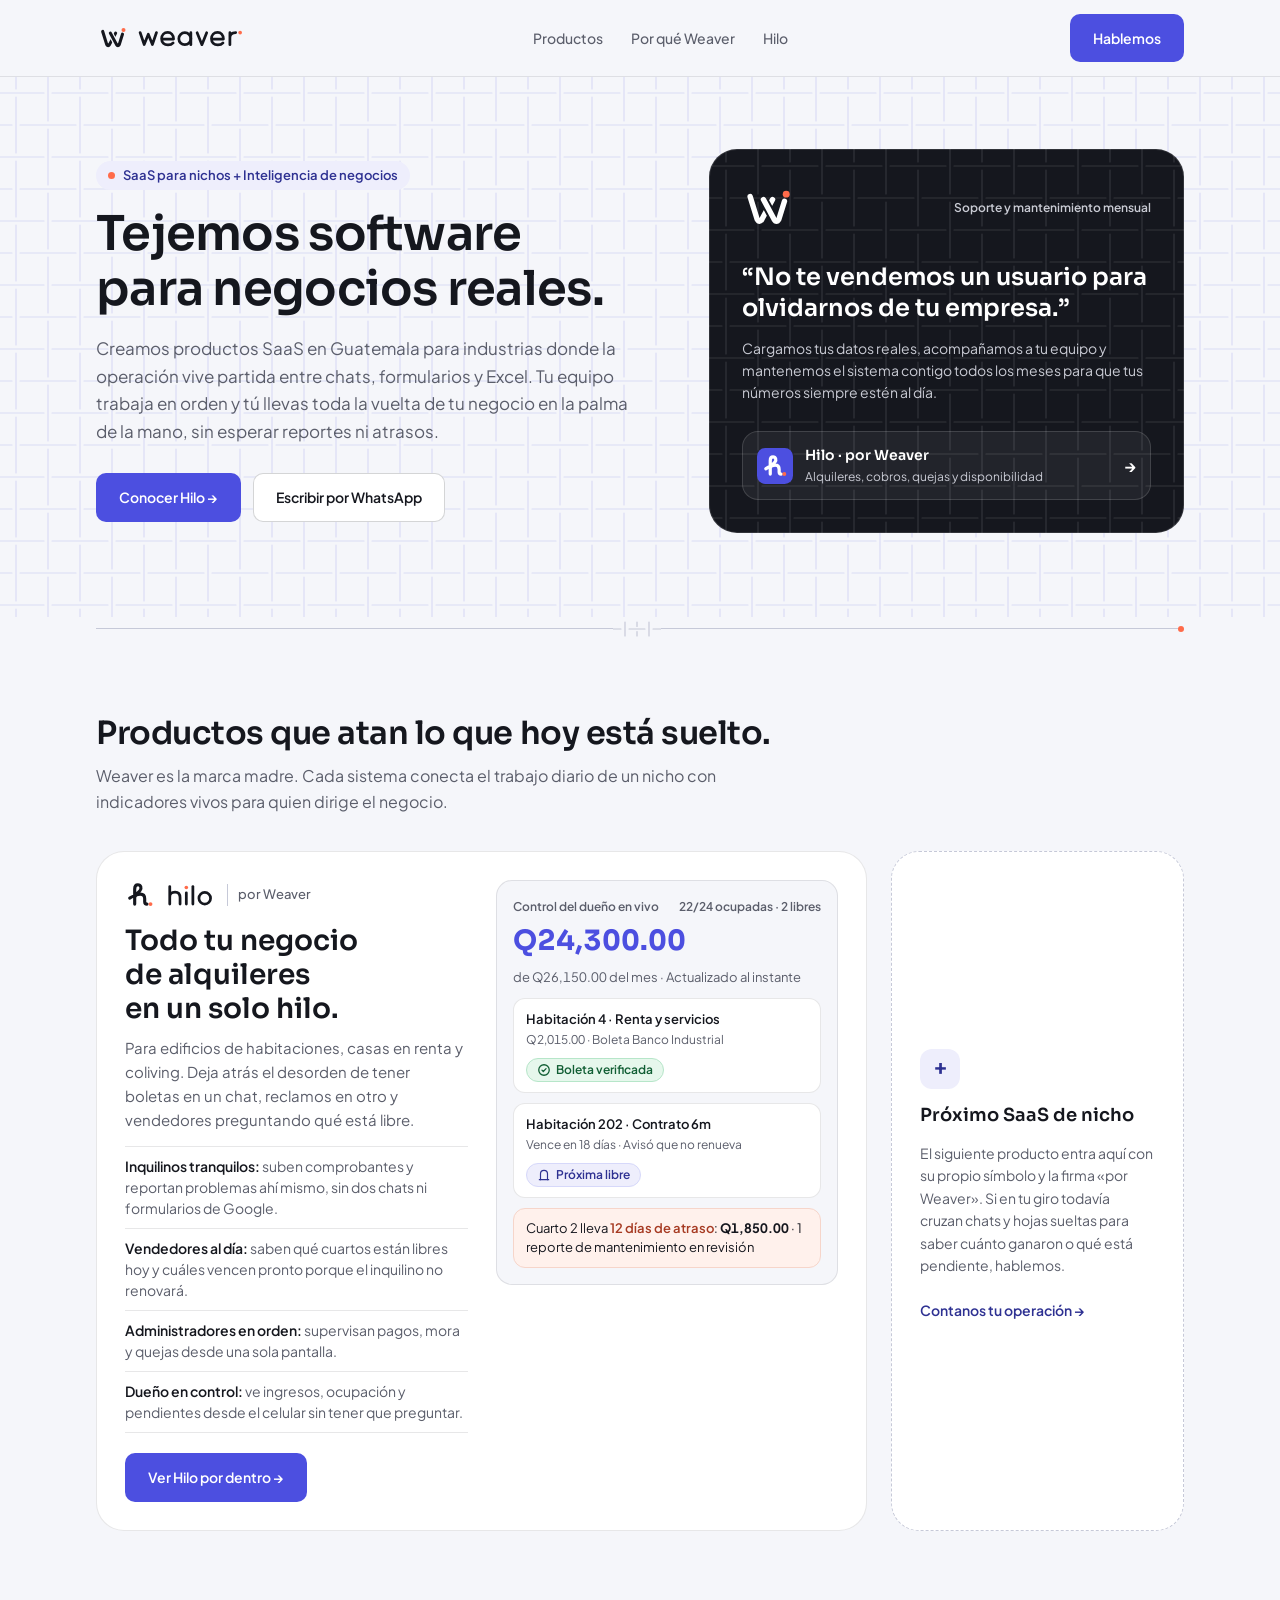
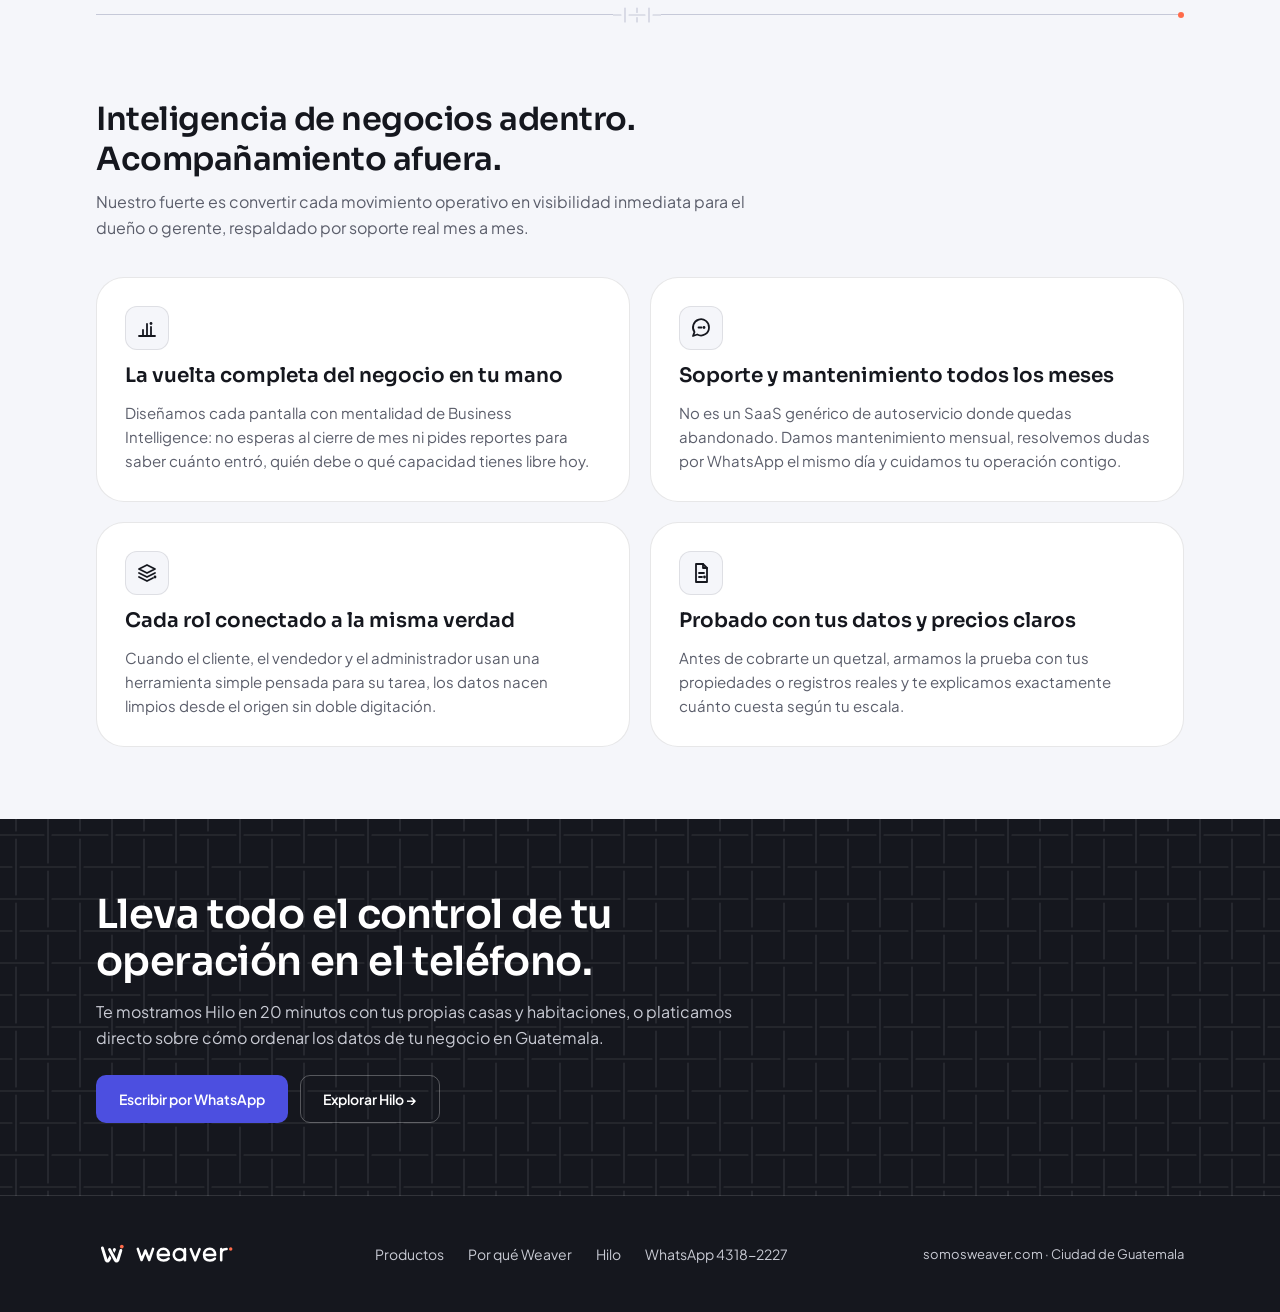
<file: index.html>
<!doctype html>
<html lang="es-GT">
<head>
  <meta charset="utf-8">
  <meta name="viewport" content="width=device-width, initial-scale=1">
  <title>Weaver — Tejemos software e inteligencia de negocios para empresas reales</title>
  <meta name="description" content="Desarrollamos productos SaaS para nichos en Guatemala con inteligencia de negocios integrada, mantenimiento mensual y control en tiempo real en el teléfono del dueño.">
  <meta property="og:type" content="website">
  <meta property="og:url" content="https://somosweaver.com/">
  <meta property="og:title" content="Weaver — Software e inteligencia de negocios en Guatemala">
  <meta property="og:description" content="Productos SaaS para nichos con acompañamiento mensual y el control del negocio en tu celular. Conoce Hilo.">
  <meta property="og:image" content="https://somosweaver.com/assets/hilo/og-hilo.png">
  <meta property="og:image:width" content="1200">
  <meta property="og:image:height" content="630">
  <link rel="preconnect" href="https://fonts.googleapis.com">
  <link rel="preconnect" href="https://fonts.gstatic.com" crossorigin>
  <link rel="stylesheet" href="https://fonts.googleapis.com/css2?family=Sora:wght@600;700&family=Plus+Jakarta+Sans:wght@400;500;600;700&display=swap">
  <link rel="icon" type="image/svg+xml" href="assets/weaver/weaver-favicon.svg">
  <link rel="stylesheet" href="styles.css">
</head>
<body class="weaver-page">
  <a href="#contenido" class="skip-link visually-hidden">Saltar al contenido</a>

  <!-- Navbar sólida sobre Niebla -->
  <header class="weaver-nav">
    <div class="wrap weaver-nav-inner">
      <a href="#inicio" class="weaver-logo-link" aria-label="Weaver, inicio">
        <img src="assets/weaver/weaver-simbolo-color.svg" alt="" width="30" height="30">
        <img src="assets/weaver/weaver-wordmark-color.svg" alt="Weaver" width="112" height="28">
      </a>

      <nav aria-label="Navegación principal">
        <ul class="weaver-nav-links">
          <li><a href="#productos">Productos</a></li>
          <li><a href="#oficio">Por qué Weaver</a></li>
          <li><a href="hilo/">Hilo</a></li>
        </ul>
      </nav>

      <a
        class="btn btn-primary"
        href="https://wa.me/50243182227?text=Hola%20David%2C%20vi%20la%20p%C3%A1gina%20de%20Weaver%20y%20quiero%20platicar%20sobre%20mi%20negocio."
        target="_blank"
        rel="noopener noreferrer"
      >
        Hablemos
      </a>
    </div>
  </header>

  <main id="contenido" tabindex="-1">
    <!-- 1. HERO -->
    <section id="inicio" class="weaver-hero">
      <div class="wrap weaver-hero-grid">
        <div>
          <span class="lavanda-pill">
            <span class="lavanda-dot" aria-hidden="true"></span>
            <span>SaaS para nichos + Inteligencia de negocios</span>
          </span>

          <h1 class="weaver-h1">Tejemos software para negocios reales.</h1>

          <p class="weaver-hero-lead">
            Creamos productos SaaS en Guatemala para industrias donde la operación vive partida entre chats, formularios y Excel. Tu equipo trabaja en orden y tú llevas toda la vuelta de tu negocio en la palma de la mano, sin esperar reportes ni atrasos.
          </p>

          <div class="weaver-hero-actions">
            <a href="hilo/" class="btn btn-primary">Conocer Hilo →</a>
            <a
              class="btn btn-secondary"
              href="https://wa.me/50243182227?text=Hola%20David%2C%20vi%20la%20p%C3%A1gina%20de%20Weaver%20y%20quiero%20platicar%20sobre%20mi%20negocio."
              target="_blank"
              rel="noopener noreferrer"
            >
              Escribir por WhatsApp
            </a>
          </div>
        </div>

        <aside class="weaver-mark-card" aria-label="Compromiso de Weaver">
          <div class="weaver-mark-card-top">
            <img src="assets/weaver/weaver-simbolo-negativo-grafito.svg" alt="Símbolo de Weaver" width="52" height="52">
            <span class="weaver-mark-card-tag">Soporte y mantenimiento mensual</span>
          </div>

          <div class="weaver-mark-card-center">
            <p class="weaver-mark-card-quote">
              “No te vendemos un usuario para olvidarnos de tu empresa.”
            </p>
            <p class="weaver-mark-card-sub">
              Cargamos tus datos reales, acompañamos a tu equipo y mantenemos el sistema contigo todos los meses para que tus números siempre estén al día.
            </p>
          </div>

          <a href="hilo/" class="weaver-mark-card-pill">
            <span class="weaver-mark-card-pill-left">
              <img src="assets/hilo/hilo-favicon.svg" alt="" width="36" height="36">
              <span>
                <span class="weaver-mark-card-pill-title" style="display: block;">Hilo · por Weaver</span>
                <span class="weaver-mark-card-pill-sub" style="display: block;">Alquileres, cobros, quejas y disponibilidad</span>
              </span>
            </span>
            <span aria-hidden="true" style="font-weight: 700;">→</span>
          </a>
        </aside>
      </div>
    </section>

    <div class="weaver-separator" aria-hidden="true">
      <span class="weaver-separator-line"></span>
      <svg class="weaver-separator-weave" viewBox="0 0 48 20" fill="none">
        <path d="M 0 10 L 8 10 M 16 10 L 32 10 M 40 10 L 48 10" stroke="currentColor" stroke-width="1.2" stroke-linecap="round"></path>
        <path d="M 12 3 L 12 17" stroke="currentColor" stroke-width="1.2" stroke-linecap="round"></path>
        <path d="M 24 3 L 24 7.5 M 24 12.5 L 24 17" stroke="currentColor" stroke-width="1.2" stroke-linecap="round"></path>
        <path d="M 36 3 L 36 17" stroke="currentColor" stroke-width="1.2" stroke-linecap="round"></path>
      </svg>
      <span class="weaver-separator-line"></span>
      <span class="weaver-separator-knot"></span>
    </div>

    <!-- 2. FAMILIA DE MARCAS: HILO ATA LAS 4 PUNTAS + PRÓXIMO PRODUCTO -->
    <section id="productos" class="weaver-section">
      <div class="wrap">
        <div class="section-header">
          <h2 class="section-h2">Productos que atan lo que hoy está suelto.</h2>
          <p class="section-lead">
            Weaver es la marca madre. Cada sistema conecta el trabajo diario de un nicho con indicadores vivos para quien dirige el negocio.
          </p>
        </div>

        <div class="family-grid">
          <!-- Ficha de Hilo -->
          <article class="hilo-product-card">
            <div class="hilo-product-grid">
              <div>
                <div class="hilo-lockup">
                  <img src="assets/hilo/hilo-simbolo-color.svg" alt="" width="30" height="30">
                  <img src="assets/hilo/hilo-wordmark-color.svg" alt="Hilo" width="52" height="30">
                  <span class="hilo-lockup-divider" aria-hidden="true"></span>
                  <span class="hilo-lockup-by">por Weaver</span>
                </div>

                <h3 class="hilo-product-title">Todo tu negocio de alquileres en un solo hilo.</h3>
                <p class="hilo-product-desc">
                  Para edificios de habitaciones, casas en renta y coliving. Deja atrás el desorden de tener boletas en un chat, reclamos en otro y vendedores preguntando qué está libre.
                </p>

                <ul class="hilo-ties-list" role="list">
                  <li><strong>Inquilinos tranquilos:</strong> suben comprobantes y reportan problemas ahí mismo, sin dos chats ni formularios de Google.</li>
                  <li><strong>Vendedores al día:</strong> saben qué cuartos están libres hoy y cuáles vencen pronto porque el inquilino no renovará.</li>
                  <li><strong>Administradores en orden:</strong> supervisan pagos, mora y quejas desde una sola pantalla.</li>
                  <li><strong>Dueño en control:</strong> ve ingresos, ocupación y pendientes desde el celular sin tener que preguntar.</li>
                </ul>

                <a href="hilo/" class="btn btn-primary hilo-product-cta">
                  Ver Hilo por dentro →
                </a>
              </div>

              <div class="hilo-board-sample" aria-label="Vista en tiempo real del dueño en Hilo">
                <div class="hilo-board-head">
                  <span class="hilo-board-label">Control del dueño en vivo</span>
                  <span class="hilo-board-label num">22/24 ocupadas · 2 libres</span>
                </div>
                <div class="hilo-board-total num">Q24,300.00</div>
                <div class="hilo-board-note num">de Q26,150.00 del mes · Actualizado al instante</div>

                <div class="hilo-status-row">
                  <div>
                    <div class="hilo-status-room">Habitación 4 · Renta y servicios</div>
                    <div class="hilo-status-amount num">Q2,015.00 · Boleta Banco Industrial</div>
                  </div>
                  <span class="hilo-pill hilo-pill--verified">
                    <svg viewBox="0 0 24 24" fill="none" stroke="currentColor" stroke-width="2.2" stroke-linecap="round" stroke-linejoin="round" aria-hidden="true">
                      <circle cx="12" cy="12" r="9"></circle>
                      <path d="M8.5 12.2l2.3 2.3 4.7-4.8"></path>
                    </svg>
                    <span>Boleta verificada</span>
                  </span>
                </div>

                <div class="hilo-status-row">
                  <div>
                    <div class="hilo-status-room">Habitación 202 · Contrato 6m</div>
                    <div class="hilo-status-amount">Vence en 18 días · Avisó que no renueva</div>
                  </div>
                  <span class="hilo-pill hilo-pill--upcoming">
                    <svg viewBox="0 0 24 24" fill="none" stroke="currentColor" stroke-width="2" stroke-linecap="round" stroke-linejoin="round" aria-hidden="true">
                      <path d="M6 20V10a6 6 0 0 1 12 0v10"></path>
                      <path d="M4 20h16"></path>
                    </svg>
                    <span>Próxima libre</span>
                  </span>
                </div>

                <div class="hilo-algodon-strip">
                  Cuarto 2 lleva <span class="hilo-remate-text">12 días de atraso</span>: <strong class="num">Q1,850.00</strong> · 1 reporte de mantenimiento en revisión
                </div>
              </div>
            </div>
          </article>

          <!-- Próximo producto -->
          <aside class="next-product-card">
            <span class="next-product-plus" aria-hidden="true">+</span>
            <h3>Próximo SaaS de nicho</h3>
            <p>
              El siguiente producto entra aquí con su propio símbolo y la firma «por Weaver». Si en tu giro todavía cruzan chats y hojas sueltas para saber cuánto ganaron o qué está pendiente, hablemos.
            </p>
            <a
              class="next-product-link"
              href="https://wa.me/50243182227?text=Hola%20David%2C%20te%20quiero%20contar%20c%C3%B3mo%20operamos%20en%20mi%20negocio."
              target="_blank"
              rel="noopener noreferrer"
            >
              Contanos tu operación →
            </a>
          </aside>
        </div>
      </div>
    </section>

    <div class="weaver-separator" aria-hidden="true">
      <span class="weaver-separator-line"></span>
      <svg class="weaver-separator-weave" viewBox="0 0 48 20" fill="none">
        <path d="M 0 10 L 8 10 M 16 10 L 32 10 M 40 10 L 48 10" stroke="currentColor" stroke-width="1.2" stroke-linecap="round"></path>
        <path d="M 12 3 L 12 17" stroke="currentColor" stroke-width="1.2" stroke-linecap="round"></path>
        <path d="M 24 3 L 24 7.5 M 24 12.5 L 24 17" stroke="currentColor" stroke-width="1.2" stroke-linecap="round"></path>
        <path d="M 36 3 L 36 17" stroke="currentColor" stroke-width="1.2" stroke-linecap="round"></path>
      </svg>
      <span class="weaver-separator-line"></span>
      <span class="weaver-separator-knot"></span>
    </div>

    <!-- 3. POR QUÉ WEAVER (Business Intelligence + Acompañamiento mensual) -->
    <section id="oficio" class="weaver-section">
      <div class="wrap">
        <div class="section-header">
          <h2 class="section-h2">Inteligencia de negocios adentro. Acompañamiento afuera.</h2>
          <p class="section-lead">
            Nuestro fuerte es convertir cada movimiento operativo en visibilidad inmediata para el dueño o gerente, respaldado por soporte real mes a mes.
          </p>
        </div>

        <div class="craft-grid">
          <article class="craft-card">
            <div class="craft-icon-box" aria-hidden="true">
              <!-- Ícono Datos / BI (grilla 24, trazo 1.8, nudo) -->
              <svg viewBox="0 0 24 24" fill="none" stroke="currentColor" stroke-width="1.8" stroke-linecap="round" stroke-linejoin="round">
                <path d="M4 20h16"></path>
                <path d="M8 20v-6"></path>
                <path d="M12 20V8"></path>
                <path d="M16 20v-9"></path>
                <circle cx="16" cy="7.5" r="1.4" fill="currentColor" stroke="none"></circle>
              </svg>
            </div>
            <h3>La vuelta completa del negocio en tu mano</h3>
            <p>
              Diseñamos cada pantalla con mentalidad de Business Intelligence: no esperas al cierre de mes ni pides reportes para saber cuánto entró, quién debe o qué capacidad tienes libre hoy.
            </p>
          </article>

          <article class="craft-card">
            <div class="craft-icon-box" aria-hidden="true">
              <!-- Ícono Soporte continuo (grilla 24, trazo 1.8, nudo) -->
              <svg viewBox="0 0 24 24" fill="none" stroke="currentColor" stroke-width="1.8" stroke-linecap="round" stroke-linejoin="round">
                <path d="M20 11.5a8 8 0 0 1-11.8 7L4 20l1.5-4.1A8 8 0 1 1 20 11.5z"></path>
                <path d="M9.5 11.5h3"></path>
                <circle cx="15" cy="11.5" r="1.4" fill="currentColor" stroke="none"></circle>
              </svg>
            </div>
            <h3>Soporte y mantenimiento todos los meses</h3>
            <p>
              No es un SaaS genérico de autoservicio donde quedas abandonado. Damos mantenimiento mensual, resolvemos dudas por WhatsApp el mismo día y cuidamos tu operación contigo.
            </p>
          </article>

          <article class="craft-card">
            <div class="craft-icon-box" aria-hidden="true">
              <!-- Ícono Producto / Roles conectados (grilla 24, trazo 1.8, nudo) -->
              <svg viewBox="0 0 24 24" fill="none" stroke="currentColor" stroke-width="1.8" stroke-linecap="round" stroke-linejoin="round">
                <path d="M12 4L4 8l8 4 8-4-8-4z"></path>
                <path d="M4 12l8 4 8-4"></path>
                <path d="M4 16l8 4 6-3"></path>
                <circle cx="20" cy="16" r="1.4" fill="currentColor" stroke="none"></circle>
              </svg>
            </div>
            <h3>Cada rol conectado a la misma verdad</h3>
            <p>
              Cuando el cliente, el vendedor y el administrador usan una herramienta simple pensada para su tarea, los datos nacen limpios desde el origen sin doble digitación.
            </p>
          </article>

          <article class="craft-card">
            <div class="craft-icon-box" aria-hidden="true">
              <!-- Ícono Propuesta / Implementación real (grilla 24, trazo 1.8, nudo) -->
              <svg viewBox="0 0 24 24" fill="none" stroke="currentColor" stroke-width="1.8" stroke-linecap="round" stroke-linejoin="round">
                <path d="M7 3h7l4 4v14H7V3z"></path>
                <path d="M14 3v4h4"></path>
                <path d="M10 12h5M10 16h3"></path>
                <circle cx="15.5" cy="16" r="1.4" fill="currentColor" stroke="none"></circle>
              </svg>
            </div>
            <h3>Probado con tus datos y precios claros</h3>
            <p>
              Antes de cobrarte un quetzal, armamos la prueba con tus propiedades o registros reales y te explicamos exactamente cuánto cuesta según tu escala.
            </p>
          </article>
        </div>
      </div>
    </section>

    <!-- 4. CIERRE SOBRE GRAFITO -->
    <section id="contacto" class="weaver-closing">
      <div class="wrap">
        <div class="weaver-closing-box">
          <h2>Lleva todo el control de tu operación en el teléfono.</h2>
          <p>
            Te mostramos Hilo en 20 minutos con tus propias casas y habitaciones, o platicamos directo sobre cómo ordenar los datos de tu negocio en Guatemala.
          </p>
          <div class="weaver-closing-actions">
            <a
              class="btn btn-primary"
              href="https://wa.me/50243182227?text=Hola%20David%2C%20vi%20la%20p%C3%A1gina%20de%20Weaver%20y%20quiero%20ver%20c%C3%B3mo%20funciona%20con%20mis%20datos."
              target="_blank"
              rel="noopener noreferrer"
            >
              Escribir por WhatsApp
            </a>
            <a href="hilo/" class="btn btn-ghost-grafito">
              Explorar Hilo →
            </a>
          </div>
        </div>
      </div>
    </section>
  </main>

  <!-- Footer sobre Grafito -->
  <footer class="weaver-footer">
    <div class="wrap weaver-footer-inner">
      <a href="#inicio" class="weaver-logo-link" aria-label="Weaver, volver arriba">
        <img src="assets/weaver/weaver-simbolo-negativo-grafito.svg" alt="" width="28" height="28">
        <img src="assets/weaver/weaver-wordmark-negativo-grafito.svg" alt="Weaver" width="104" height="26">
      </a>

      <div class="weaver-footer-links">
        <a href="#productos">Productos</a>
        <a href="#oficio">Por qué Weaver</a>
        <a href="hilo/">Hilo</a>
        <a
          href="https://wa.me/50243182227?text=Hola%20David%2C%20quiero%20conocer%20m%C3%A1s%20sobre%20Weaver."
          target="_blank"
          rel="noopener noreferrer"
        >
          WhatsApp 4318-2227
        </a>
      </div>

      <p class="weaver-footer-meta">somosweaver.com · Ciudad de Guatemala</p>
    </div>
  </footer>
</body>
</html>
</file>
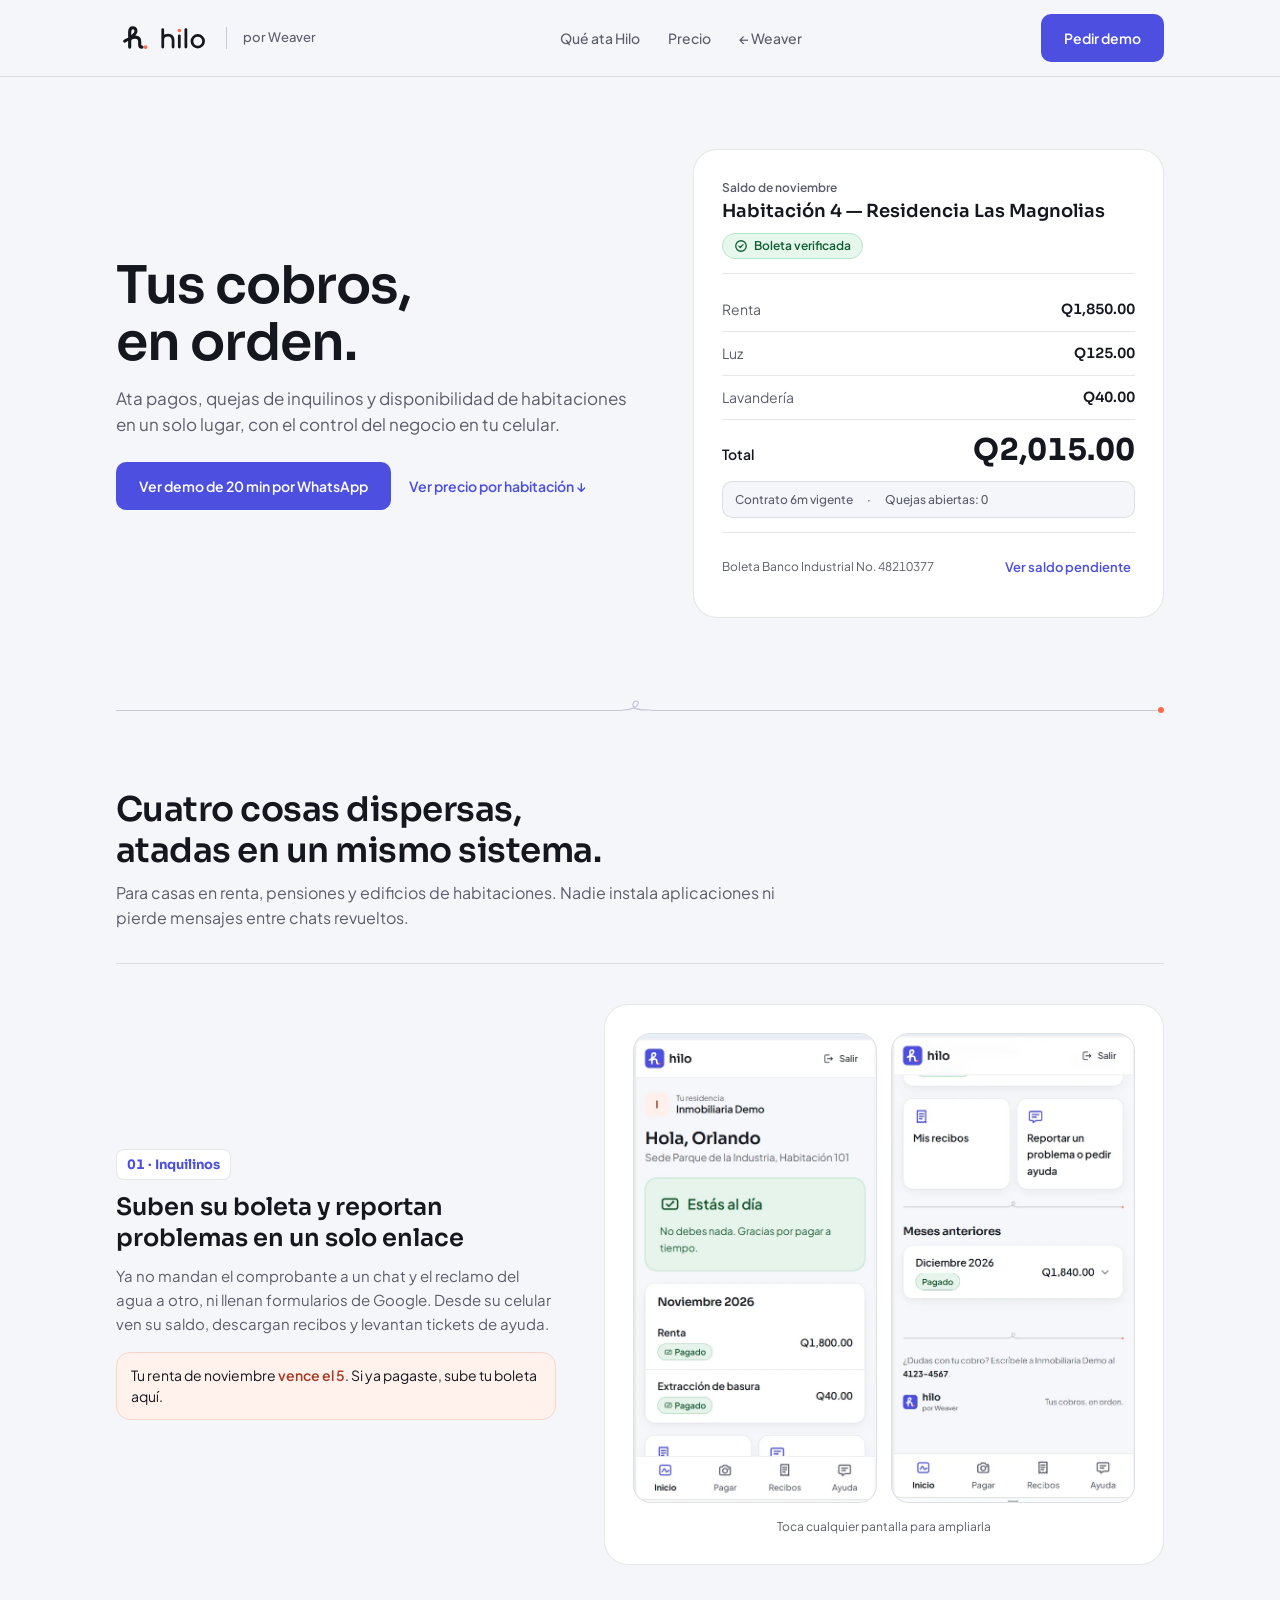
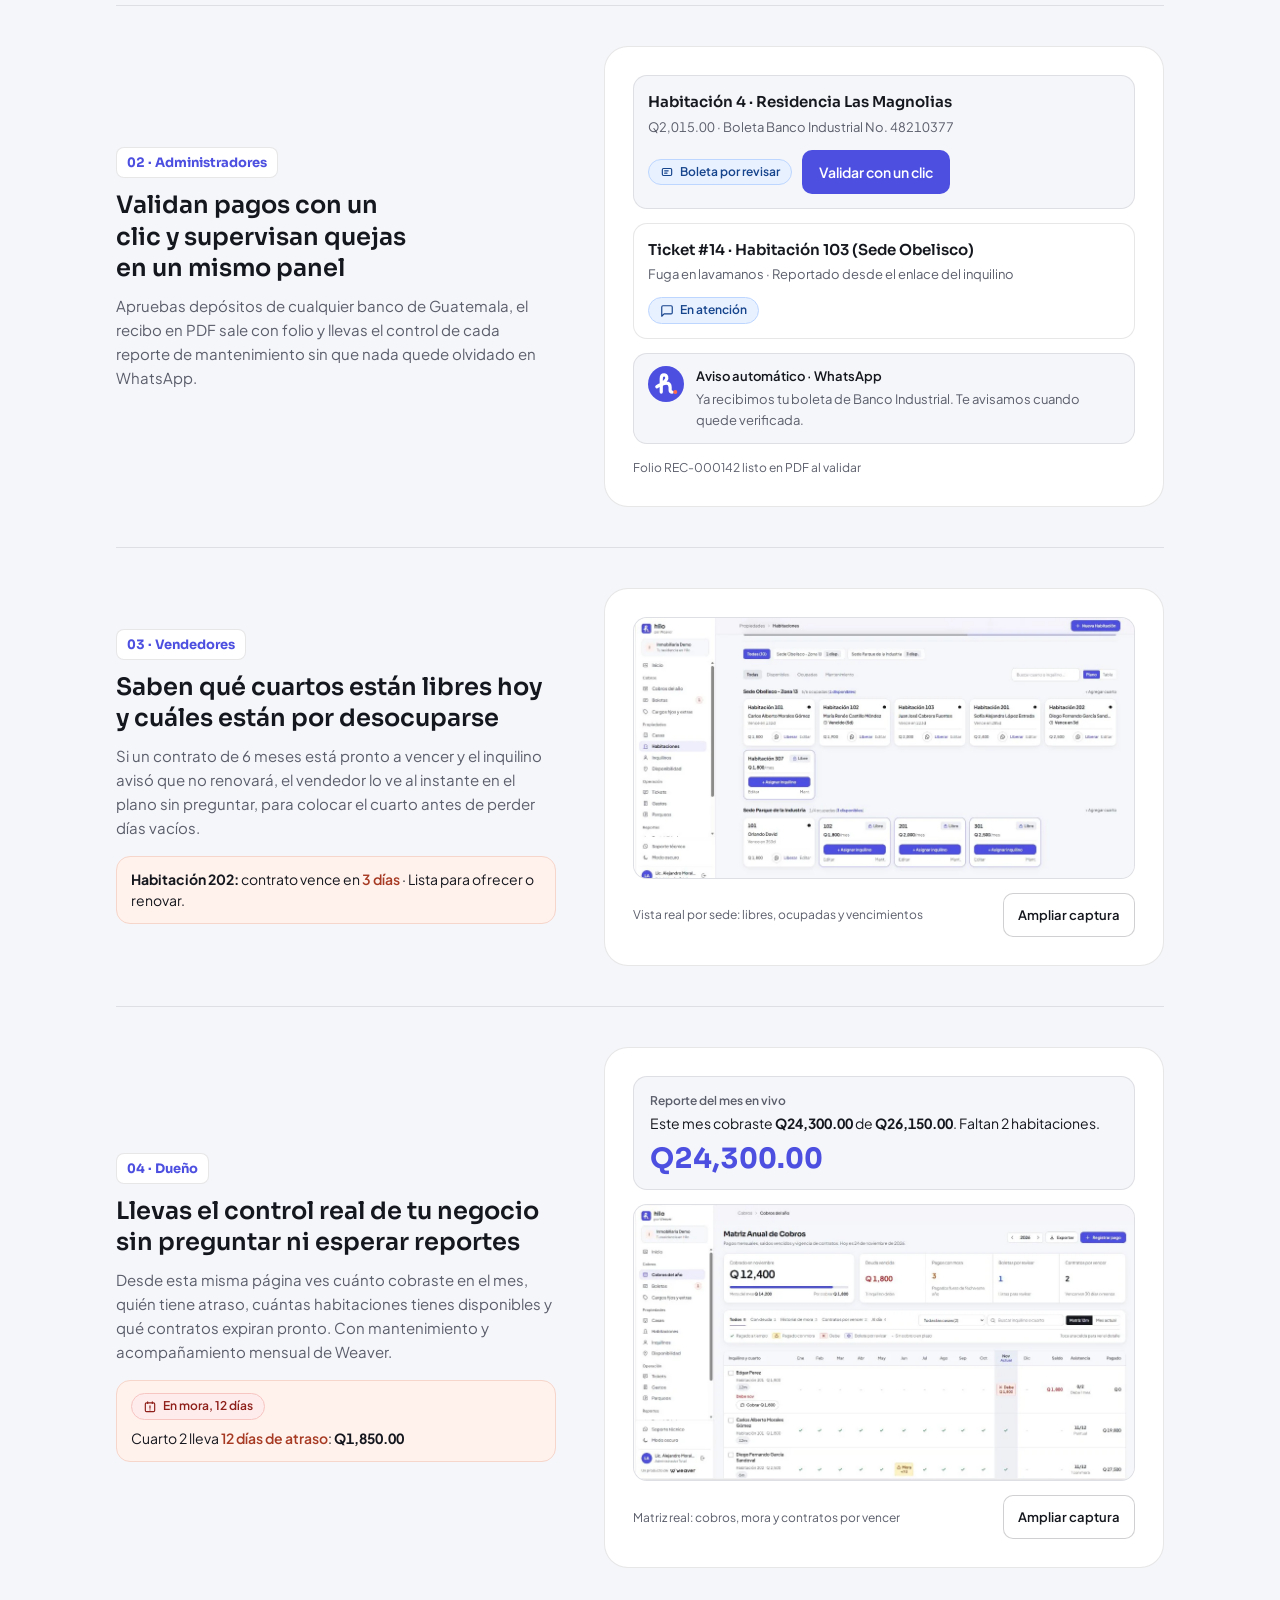
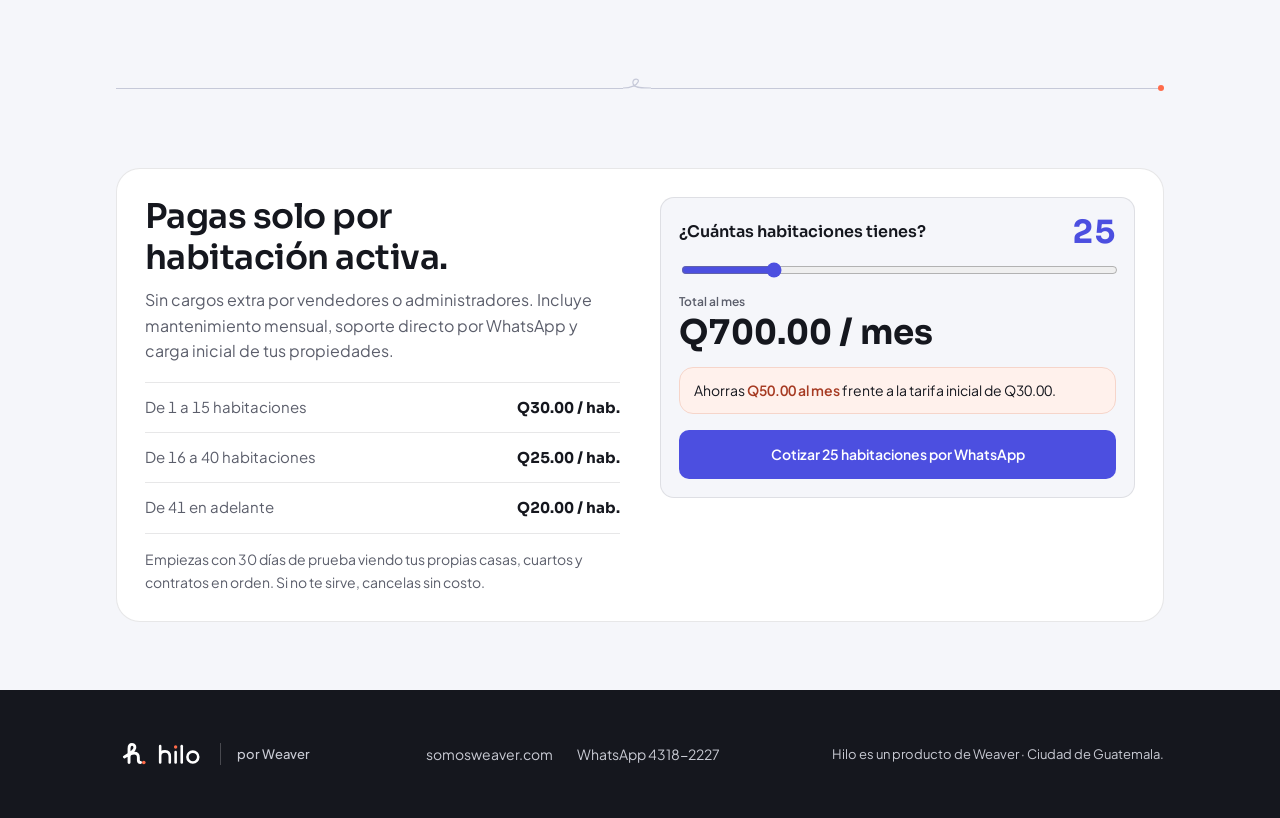
<file: hilo/index.html>
<!doctype html>
<html lang="es-GT">
<head>
  <meta charset="utf-8">
  <meta name="viewport" content="width=device-width, initial-scale=1">
  <title>Hilo, por Weaver — Tus cobros y alquileres, en orden</title>
  <meta name="description" content="Ata pagos, quejas de inquilinos, disponibilidad de habitaciones para vendedores y el control en vivo del dueño en un solo lugar. Hecho en Guatemala por Weaver.">
  <meta property="og:type" content="website">
  <meta property="og:url" content="https://somosweaver.com/hilo/">
  <meta property="og:title" content="Hilo, por Weaver — Alquileres, cobros y disponibilidad en orden">
  <meta property="og:description" content="Inquilinos suben boletas y reportes en un solo enlace. Administradores, vendedores y dueño ven todo en tiempo real.">
  <meta property="og:image" content="https://somosweaver.com/assets/hilo/og-hilo.png">
  <meta property="og:image:width" content="1200">
  <meta property="og:image:height" content="630">
  <link rel="preconnect" href="https://fonts.googleapis.com">
  <link rel="preconnect" href="https://fonts.gstatic.com" crossorigin>
  <link rel="stylesheet" href="https://fonts.googleapis.com/css2?family=Sora:wght@600;700&family=Plus+Jakarta+Sans:wght@400;500;600;700&display=swap">
  <link rel="icon" type="image/svg+xml" href="../assets/hilo/hilo-favicon.svg">
  <link rel="stylesheet" href="hilo.css">
</head>
<body class="hilo-page">
  <a href="#contenido" class="skip-link visually-hidden">Saltar al contenido</a>

  <!-- Navbar sólida sobre Niebla -->
  <header class="hilo-nav">
    <div class="wrap hilo-nav-inner">
      <div class="hilo-brand-lockup">
        <a href="./" class="hilo-logo-link" aria-label="Hilo, inicio">
          <img src="../assets/hilo/hilo-simbolo-color.svg" alt="" width="30" height="30">
          <img src="../assets/hilo/hilo-wordmark-color.svg" alt="Hilo" width="52" height="30">
        </a>
        <span class="hilo-brand-divider" aria-hidden="true"></span>
        <a href="../" class="hilo-brand-by">por Weaver</a>
      </div>

      <nav aria-label="Navegación de Hilo">
        <ul class="hilo-nav-links">
          <li><a href="#como-funciona">Qué ata Hilo</a></li>
          <li><a href="#precio">Precio</a></li>
          <li><a href="../">← Weaver</a></li>
        </ul>
      </nav>

      <a
        class="btn btn-primary"
        href="https://wa.me/50243182227?text=Hola%20David%2C%20vi%20Hilo%20y%20quiero%20una%20demo%20de%2020%20minutos."
        target="_blank"
        rel="noopener noreferrer"
      >
        Pedir demo
      </a>
    </div>
  </header>

  <main id="contenido" tabindex="-1">
    <!-- 1. HERO ASIMÉTRICO -->
    <section class="hilo-hero">
      <div class="wrap hilo-hero-grid">
        <div>
          <h1 class="hilo-h1">Tus cobros, en orden.</h1>
          <p class="hilo-hero-lead">
            Ata pagos, quejas de inquilinos y disponibilidad de habitaciones en un solo lugar, con el control del negocio en tu celular.
          </p>
          <div class="hilo-hero-actions">
            <a
              class="btn btn-primary"
              href="https://wa.me/50243182227?text=Hola%20David%2C%20vi%20Hilo%20y%20quiero%20ver%20la%20demo%20de%2020%20minutos."
              target="_blank"
              rel="noopener noreferrer"
            >
              Ver demo de 20 min por WhatsApp
            </a>
            <a href="#precio" class="text-link">Ver precio por habitación ↓</a>
          </div>
        </div>

        <!-- Tarjeta interactiva hiperrealista: Habitación 4 - Saldo de noviembre -->
        <div class="hero-app-card" aria-label="Vista previa del saldo de Habitación 4 en Hilo">
          <div class="app-card-top">
            <div>
              <div class="app-card-kicker">Saldo de noviembre</div>
              <div class="app-card-title">Habitación 4 — Residencia Las Magnolias</div>
            </div>
            <span id="hero-card-badge" class="status-pill status-pill--verified">
              <svg viewBox="0 0 24 24" fill="none" stroke="currentColor" stroke-width="2.2" stroke-linecap="round" stroke-linejoin="round" aria-hidden="true">
                <circle cx="12" cy="12" r="9"></circle>
                <path d="M8.5 12.2l2.3 2.3 4.7-4.8"></path>
              </svg>
              <span>Boleta verificada</span>
            </span>
          </div>

          <div id="hero-card-notice" class="algodon-notice" hidden>
            Tu renta de noviembre <span class="remate-text">vence el 5</span>. Si ya pagaste, sube tu boleta aquí.
          </div>

          <div class="ledger-list">
            <div class="ledger-row">
              <span>Renta</span>
              <strong class="num">Q1,850.00</strong>
            </div>
            <div class="ledger-row">
              <span>Luz</span>
              <strong class="num">Q125.00</strong>
            </div>
            <div class="ledger-row">
              <span>Lavandería</span>
              <strong class="num">Q40.00</strong>
            </div>
            <div class="ledger-total-row">
              <span class="ledger-total-label">Total</span>
              <span class="ledger-total-amount num">Q2,015.00</span>
            </div>
          </div>

          <div class="app-card-substrip num">
            <span>Contrato 6m vigente</span>
            <span>·</span>
            <span>Quejas abiertas: 0</span>
          </div>

          <div class="app-card-foot">
            <span id="hero-card-meta" class="app-card-meta num">Boleta Banco Industrial No. 48210377</span>
            <button id="hero-card-toggle" type="button" class="inline-toggle-btn">
              Ver saldo pendiente
            </button>
          </div>
        </div>
      </div>
    </section>

    <div class="hilo-separator" aria-hidden="true">
      <span class="hilo-separator-line"></span>
      <svg class="hilo-separator-loop" viewBox="0 0 28 20" fill="none">
        <path d="M 0 10 C 8 10 14 7 15.2 3.8 C 16 1.6 13.8 0.6 11.8 1.4 C 9.7 2.2 9.2 5 11 7.4 C 13.1 10 19 10 28 10" stroke="currentColor" stroke-width="1.2" stroke-linecap="round"></path>
      </svg>
      <span class="hilo-separator-line"></span>
      <span class="hilo-separator-knot"></span>
    </div>

    <!-- 2. LAS 4 PUNTAS QUE ATA HILO (Flujo visual real sin relleno) -->
    <section id="como-funciona" class="hilo-section">
      <div class="wrap">
        <div class="section-header">
          <h2 class="section-h2">Cuatro cosas dispersas, atadas en un mismo sistema.</h2>
          <p class="section-lead">
            Para casas en renta, pensiones y edificios de habitaciones. Nadie instala aplicaciones ni pierde mensajes entre chats revueltos.
          </p>
        </div>

        <div class="flow-steps">
          <!-- Punta 1: Inquilinos (Pagos + Quejas sin Google Forms) -->
          <article class="flow-step">
            <div>
              <span class="flow-step-num num">01 · Inquilinos</span>
              <h3 class="flow-step-title">Suben su boleta y reportan problemas en un solo enlace</h3>
              <p class="flow-step-desc">
                Ya no mandan el comprobante a un chat y el reclamo del agua a otro, ni llenan formularios de Google. Desde su celular ven su saldo, descargan recibos y levantan tickets de ayuda.
              </p>
              <div class="algodon-notice" style="margin-bottom: 0;">
                Tu renta de noviembre <span class="remate-text">vence el 5</span>. Si ya pagaste, sube tu boleta aquí.
              </div>
            </div>

            <div class="step-visual-card">
              <div class="phone-pair">
                <div class="phone-frame">
                  <button
                    type="button"
                    class="shot-trigger"
                    data-lightbox-src="../assets/hilo/capturas/hilo-inquilino-inicio.webp"
                    data-lightbox-title="Celular del inquilino — Saldo y pagos"
                    data-lightbox-alt="Captura real del celular del inquilino en Hilo mostrando el saldo del mes, estado al día y barra inferior con Inicio, Pagar, Recibos y Ayuda"
                    aria-label="Ampliar captura del saldo del inquilino"
                  >
                    <img
                      src="../assets/hilo/capturas/hilo-inquilino-inicio.webp"
                      alt="Captura real del celular del inquilino en Hilo mostrando el saldo del mes, estado al día y barra inferior con Inicio, Pagar, Recibos y Ayuda"
                      width="506"
                      height="978"
                      decoding="async"
                    >
                  </button>
                </div>

                <div class="phone-frame">
                  <button
                    type="button"
                    class="shot-trigger"
                    data-lightbox-src="../assets/hilo/capturas/hilo-inquilino-recibos.webp"
                    data-lightbox-title="Celular del inquilino — Recibos y reporte de problemas"
                    data-lightbox-alt="Captura real del celular del inquilino en Hilo mostrando las opciones Mis recibos y Reportar un problema o pedir ayuda"
                    aria-label="Ampliar captura de recibos y reportes del inquilino"
                  >
                    <img
                      src="../assets/hilo/capturas/hilo-inquilino-recibos.webp"
                      alt="Captura real del celular del inquilino en Hilo mostrando las opciones Mis recibos y Reportar un problema o pedir ayuda"
                      width="505"
                      height="977"
                      decoding="async"
                    >
                  </button>
                </div>
              </div>
              <span class="app-card-meta" style="text-align: center;">Toca cualquier pantalla para ampliarla</span>
            </div>
          </article>

          <!-- Punta 2: Administradores (Supervisan pagos + quejas) -->
          <article class="flow-step">
            <div>
              <span class="flow-step-num num">02 · Administradores</span>
              <h3 class="flow-step-title">Validan pagos con un clic y supervisan quejas en un mismo panel</h3>
              <p class="flow-step-desc">
                Apruebas depósitos de cualquier banco de Guatemala, el recibo en PDF sale con folio y llevas el control de cada reporte de mantenimiento sin que nada quede olvidado en WhatsApp.
              </p>
            </div>

            <div class="step-visual-card">
              <div id="step-2-row" class="step-validate-row">
                <div>
                  <div class="step-room-name">Habitación 4 · Residencia Las Magnolias</div>
                  <div class="step-room-meta num">Q2,015.00 · Boleta Banco Industrial No. 48210377</div>
                </div>
                <div class="step-validate-actions">
                  <span id="step-2-badge" class="status-pill status-pill--review">
                    <svg viewBox="0 0 24 24" fill="none" stroke="currentColor" stroke-width="2" stroke-linecap="round" stroke-linejoin="round" aria-hidden="true">
                      <rect x="4" y="6" width="16" height="12" rx="2"></rect>
                      <path d="M8 10h6M8 14h4"></path>
                    </svg>
                    <span>Boleta por revisar</span>
                  </span>
                  <button id="step-2-validate-btn" type="button" class="btn btn-primary" style="min-height: 44px; padding: 8px 16px;">
                    Validar con un clic
                  </button>
                </div>
              </div>

              <div class="step-validate-row" style="background-color: var(--hilo-superficie);">
                <div>
                  <div class="step-room-name">Ticket #14 · Habitación 103 (Sede Obelisco)</div>
                  <div class="step-room-meta">Fuga en lavamanos · Reportado desde el enlace del inquilino</div>
                </div>
                <span class="status-pill status-pill--review">
                  <svg viewBox="0 0 24 24" fill="none" stroke="currentColor" stroke-width="2" stroke-linecap="round" stroke-linejoin="round" aria-hidden="true">
                    <path d="M21 15a2 2 0 0 1-2 2H7l-4 4V5a2 2 0 0 1 2-2h14a2 2 0 0 1 2 2z"></path>
                  </svg>
                  <span>En atención</span>
                </span>
              </div>

              <div class="wa-confirm-box">
                <div class="wa-avatar">
                  <img src="../assets/hilo/hilo-favicon.svg" alt="" width="36" height="36">
                </div>
                <div>
                  <div class="wa-bubble-title">Aviso automático · WhatsApp</div>
                  <p id="step-2-wa-msg" class="wa-bubble-text">
                    Ya recibimos tu boleta de Banco Industrial. Te avisamos cuando quede verificada.
                  </p>
                </div>
              </div>

              <div class="step-foot-actions">
                <span class="app-card-meta">Folio REC-000142 listo en PDF al validar</span>
                <button id="step-2-reset-btn" type="button" class="inline-toggle-btn" hidden>
                  Probar otra vez
                </button>
              </div>
            </div>
          </article>

          <!-- Punta 3: Vendedores (Disponibles hoy y próximas a vencer) -->
          <article class="flow-step">
            <div>
              <span class="flow-step-num num">03 · Vendedores</span>
              <h3 class="flow-step-title">Saben qué cuartos están libres hoy y cuáles están por desocuparse</h3>
              <p class="flow-step-desc">
                Si un contrato de 6 meses está pronto a vencer y el inquilino avisó que no renovará, el vendedor lo ve al instante en el plano sin preguntar, para colocar el cuarto antes de perder días vacíos.
              </p>
              <div class="algodon-notice" style="margin-bottom: 0;">
                <strong>Habitación 202:</strong> contrato vence en <span class="remate-text">3 días</span> · Lista para ofrecer o renovar.
              </div>
            </div>

            <div class="step-visual-card">
              <div class="desktop-frame">
                <button
                  type="button"
                  class="shot-trigger"
                  data-lightbox-src="../assets/hilo/capturas/hilo-habitaciones.webp"
                  data-lightbox-title="Plano real de disponibilidad por sede"
                  data-lightbox-alt="Captura real de Habitaciones en Hilo mostrando sedes con cuartos libres, ocupados y próximos a vencer"
                  aria-label="Ampliar captura del plano de habitaciones"
                >
                  <img
                    src="../assets/hilo/capturas/hilo-habitaciones.webp"
                    alt="Captura real de Habitaciones en Hilo mostrando sedes con cuartos libres, ocupados y próximos a vencer"
                    width="1024"
                    height="532"
                    decoding="async"
                  >
                </button>
              </div>

              <div class="step-foot-actions">
                <span class="app-card-meta">Vista real por sede: libres, ocupadas y vencimientos</span>
                <button
                  type="button"
                  class="btn btn-secondary"
                  style="min-height: 44px; padding: 8px 14px; font-size: 13px;"
                  data-lightbox-src="../assets/hilo/capturas/hilo-habitaciones.webp"
                  data-lightbox-title="Plano real de disponibilidad por sede"
                  data-lightbox-alt="Captura real de Habitaciones en Hilo mostrando sedes con cuartos libres, ocupados y próximos a vencer"
                >
                  Ampliar captura
                </button>
              </div>
            </div>
          </article>

          <!-- Punta 4: El Dueño (Control total del negocio en el celular) -->
          <article class="flow-step">
            <div>
              <span class="flow-step-num num">04 · Dueño</span>
              <h3 class="flow-step-title">Llevas el control real de tu negocio sin preguntar ni esperar reportes</h3>
              <p class="flow-step-desc">
                Desde esta misma página ves cuánto cobraste en el mes, quién tiene atraso, cuántas habitaciones tienes disponibles y qué contratos expiran pronto. Con mantenimiento y acompañamiento mensual de Weaver.
              </p>
              <div class="algodon-notice" style="margin-bottom: 0;">
                <span class="status-pill status-pill--overdue" style="margin-bottom: 8px;">
                  <svg viewBox="0 0 24 24" fill="none" stroke="currentColor" stroke-width="2" stroke-linecap="round" stroke-linejoin="round" aria-hidden="true">
                    <rect x="4" y="5" width="16" height="15" rx="2"></rect>
                    <path d="M8 3v3M16 3v3M12 10v4"></path>
                    <circle cx="12" cy="17" r="1" fill="currentColor" stroke="none"></circle>
                  </svg>
                  <span>En mora, 12 días</span>
                </span>
                <div>
                  Cuarto 2 lleva <span class="remate-text">12 días de atraso</span>: <strong class="num">Q1,850.00</strong>
                </div>
              </div>
            </div>

            <div class="step-visual-card">
              <div class="step-month-banner">
                <div>
                  <div class="app-card-kicker">Reporte del mes en vivo</div>
                  <div class="step-month-sub">
                    Este mes cobraste <strong class="num">Q24,300.00</strong> de <strong class="num">Q26,150.00</strong>. Faltan 2 habitaciones.
                  </div>
                </div>
                <span class="step-month-figure num">Q24,300.00</span>
              </div>

              <div class="desktop-frame">
                <button
                  type="button"
                  class="shot-trigger"
                  data-lightbox-src="../assets/hilo/capturas/hilo-matriz-cobros.webp"
                  data-lightbox-title="Matriz anual de cobros y contratos"
                  data-lightbox-alt="Captura real del panel de cobros en Hilo mostrando el total recaudado, deuda vencida, boletas por revisar y contratos por vencer"
                  aria-label="Ampliar captura de la matriz de cobros"
                >
                  <img
                    src="../assets/hilo/capturas/hilo-matriz-cobros.webp"
                    alt="Captura real del panel de cobros en Hilo mostrando el total recaudado, deuda vencida, boletas por revisar y contratos por vencer"
                    width="1024"
                    height="564"
                    decoding="async"
                  >
                </button>
              </div>

              <div class="step-foot-actions">
                <span class="app-card-meta">Matriz real: cobros, mora y contratos por vencer</span>
                <button
                  type="button"
                  class="btn btn-secondary"
                  style="min-height: 44px; padding: 8px 14px; font-size: 13px;"
                  data-lightbox-src="../assets/hilo/capturas/hilo-matriz-cobros.webp"
                  data-lightbox-title="Matriz anual de cobros y contratos"
                  data-lightbox-alt="Captura real del panel de cobros en Hilo mostrando el total recaudado, deuda vencida, boletas por revisar y contratos por vencer"
                >
                  Ampliar captura
                </button>
              </div>
            </div>
          </article>
        </div>
      </div>
    </section>

    <div class="hilo-separator" aria-hidden="true">
      <span class="hilo-separator-line"></span>
      <svg class="hilo-separator-loop" viewBox="0 0 28 20" fill="none">
        <path d="M 0 10 C 8 10 14 7 15.2 3.8 C 16 1.6 13.8 0.6 11.8 1.4 C 9.7 2.2 9.2 5 11 7.4 C 13.1 10 19 10 28 10" stroke="currentColor" stroke-width="1.2" stroke-linecap="round"></path>
      </svg>
      <span class="hilo-separator-line"></span>
      <span class="hilo-separator-knot"></span>
    </div>

    <!-- 3. CIERRE SIMPLE: PRECIO POR HABITACIÓN + SOPORTE MENSUAL + WHATSAPP -->
    <section id="precio" class="hilo-section">
      <div class="wrap">
        <div class="pricing-card">
          <div class="pricing-grid">
            <div>
              <h2 class="section-h2">Pagas solo por habitación activa.</h2>
              <p class="section-lead">
                Sin cargos extra por vendedores o administradores. Incluye mantenimiento mensual, soporte directo por WhatsApp y carga inicial de tus propiedades.
              </p>

              <div class="rate-table num">
                <div class="rate-row">
                  <span>De 1 a 15 habitaciones</span>
                  <strong>Q30.00 / hab.</strong>
                </div>
                <div class="rate-row">
                  <span>De 16 a 40 habitaciones</span>
                  <strong>Q25.00 / hab.</strong>
                </div>
                <div class="rate-row">
                  <span>De 41 en adelante</span>
                  <strong>Q20.00 / hab.</strong>
                </div>
              </div>

              <p class="pricing-trial-note">
                Empiezas con 30 días de prueba viendo tus propias casas, cuartos y contratos en orden. Si no te sirve, cancelas sin costo.
              </p>
            </div>

            <div class="calc-panel">
              <div class="calc-head">
                <label for="hilo-rooms-slider" class="calc-label">¿Cuántas habitaciones tienes?</label>
                <span id="hilo-rooms-out" class="calc-rooms-val num">25</span>
              </div>

              <input
                id="hilo-rooms-slider"
                class="calc-slider"
                type="range"
                min="1"
                max="120"
                step="1"
                value="25"
                aria-label="Cantidad de habitaciones activas"
              >

              <div>
                <div class="app-card-kicker">Total al mes</div>
                <div id="hilo-price-out" class="calc-total-price num">Q700.00 / mes</div>
              </div>

              <div id="hilo-savings-out" class="algodon-notice num" style="margin-bottom: 0;">
                Ahorras <span class="remate-text">Q50.00 al mes</span> frente a la tarifa inicial de Q30.00.
              </div>

              <a
                id="hilo-calc-wa"
                class="btn btn-primary calc-cta"
                href="https://wa.me/50243182227?text=Hola%20David%2C%20administro%2025%20habitaciones%20y%20quiero%20probar%20Hilo%20(Q700.00%2Fmes)."
                target="_blank"
                rel="noopener noreferrer"
              >
                Cotizar 25 habitaciones por WhatsApp
              </a>
            </div>
          </div>
        </div>
      </div>
    </section>

    <!-- Visor ampliado para capturas reales -->
    <dialog id="hilo-lightbox" class="hilo-lightbox" closedby="any" aria-labelledby="lightbox-title">
      <div class="hilo-lightbox-head">
        <h2 id="lightbox-title">Captura de Hilo</h2>
        <form method="dialog">
          <button type="submit" class="btn btn-secondary">Cerrar</button>
        </form>
      </div>
      <img id="hilo-lightbox-img" class="hilo-lightbox-img" alt="" hidden>
    </dialog>
  </main>

  <!-- Footer sobre Grafito -->
  <footer class="hilo-footer">
    <div class="wrap hilo-footer-inner">
      <div class="hilo-brand-lockup">
        <a href="./" class="hilo-logo-link" aria-label="Hilo, volver arriba">
          <img src="../assets/hilo/hilo-simbolo-negativo-grafito.svg" alt="" width="28" height="28">
          <img src="../assets/hilo/hilo-wordmark-negativo-grafito.svg" alt="Hilo" width="48" height="28">
        </a>
        <span class="hilo-brand-divider" style="background-color: rgba(255,255,255,0.22);" aria-hidden="true"></span>
        <a href="../" class="hilo-brand-by" style="color: #C9CBD4;">por Weaver</a>
      </div>

      <div class="hilo-footer-links">
        <a href="../">somosweaver.com</a>
        <a
          href="https://wa.me/50243182227?text=Hola%20David%2C%20vi%20Hilo%20y%20quiero%20m%C3%A1s%20informaci%C3%B3n."
          target="_blank"
          rel="noopener noreferrer"
        >
          WhatsApp 4318-2227
        </a>
      </div>

      <p class="hilo-footer-meta">Hilo es un producto de Weaver · Ciudad de Guatemala.</p>
    </div>
  </footer>

  <script>
    (function () {
      "use strict";

      const ICON_VERIFIED =
        '<svg viewBox="0 0 24 24" fill="none" stroke="currentColor" stroke-width="2.2" stroke-linecap="round" stroke-linejoin="round" aria-hidden="true">' +
        '<circle cx="12" cy="12" r="9"></circle>' +
        '<path d="M8.5 12.2l2.3 2.3 4.7-4.8"></path>' +
        "</svg>";

      const ICON_REVIEW =
        '<svg viewBox="0 0 24 24" fill="none" stroke="currentColor" stroke-width="2" stroke-linecap="round" stroke-linejoin="round" aria-hidden="true">' +
        '<rect x="4" y="6" width="16" height="12" rx="2"></rect>' +
        '<path d="M8 10h6M8 14h4"></path>' +
        "</svg>";

      function setPill(el, variant, icon, label) {
        el.className = "status-pill " + variant;
        el.innerHTML = icon + "<span>" + label + "</span>";
      }

      /* ---------- 1. HERO: Alternar estado verificado / pendiente ---------- */
      const heroBadge = document.getElementById("hero-card-badge");
      const heroNotice = document.getElementById("hero-card-notice");
      const heroMeta = document.getElementById("hero-card-meta");
      const heroToggle = document.getElementById("hero-card-toggle");
      let heroIsVerified = true;

      heroToggle.addEventListener("click", function () {
        heroIsVerified = !heroIsVerified;
        if (heroIsVerified) {
          setPill(heroBadge, "status-pill--verified", ICON_VERIFIED, "Boleta verificada");
          heroNotice.hidden = true;
          heroMeta.textContent = "Boleta Banco Industrial No. 48210377";
          heroToggle.textContent = "Ver saldo pendiente";
        } else {
          setPill(heroBadge, "status-pill--review", ICON_REVIEW, "Boleta por revisar");
          heroNotice.hidden = false;
          heroMeta.textContent = "Esperando validación del administrador";
          heroToggle.textContent = "Validar boleta";
        }
      });

      /* ---------- 2. PASO 2: Validación en un clic ---------- */
      const step2Row = document.getElementById("step-2-row");
      const step2Badge = document.getElementById("step-2-badge");
      const step2Btn = document.getElementById("step-2-validate-btn");
      const step2Wa = document.getElementById("step-2-wa-msg");
      const step2Reset = document.getElementById("step-2-reset-btn");

      step2Btn.addEventListener("click", function () {
        step2Row.classList.add("is-done");
        setPill(step2Badge, "status-pill--verified", ICON_VERIFIED, "Boleta verificada");
        step2Btn.hidden = true;
        step2Wa.textContent = "¡Listo! Tu boleta quedó verificada. Gracias por pagar a tiempo.";
        step2Reset.hidden = false;
      });

      step2Reset.addEventListener("click", function () {
        step2Row.classList.remove("is-done");
        setPill(step2Badge, "status-pill--review", ICON_REVIEW, "Boleta por revisar");
        step2Btn.hidden = false;
        step2Wa.textContent = "Ya recibimos tu boleta de Banco Industrial. Te avisamos cuando quede verificada.";
        step2Reset.hidden = true;
      });

      /* ---------- 3. CALCULADORA ESCALONADA ---------- */
      const slider = document.getElementById("hilo-rooms-slider");
      const roomsOut = document.getElementById("hilo-rooms-out");
      const priceOut = document.getElementById("hilo-price-out");
      const savingsOut = document.getElementById("hilo-savings-out");
      const calcWa = document.getElementById("hilo-calc-wa");

      const TIERS = [
        { from: 1, max: 15, rate: 30 },
        { from: 16, max: 40, rate: 25 },
        { from: 41, max: Infinity, rate: 20 }
      ];

      function q(amount) {
        return "Q" + amount.toLocaleString("en-US", {
          minimumFractionDigits: 2,
          maximumFractionDigits: 2
        });
      }

      function updateCalc() {
        const rooms = parseInt(slider.value, 10);
        let total = 0;

        TIERS.forEach(function (t) {
          const count = Math.max(0, Math.min(rooms, t.max) - t.from + 1);
          if (count > 0) {
            total += count * t.rate;
          }
        });

        const savings = rooms * 30 - total;
        const word = rooms === 1 ? " habitación" : " habitaciones";

        roomsOut.textContent = String(rooms);
        priceOut.textContent = q(total) + " / mes";

        if (savings > 0) {
          savingsOut.innerHTML =
            'Ahorras <span class="remate-text">' + q(savings) + " al mes</span> frente a la tarifa inicial de Q30.00.";
        } else {
          savingsOut.textContent = "Desde la habitación 16, cada una adicional baja a Q25.00.";
        }

        const msg =
          "Hola David, administro " + rooms + word + " y quiero probar Hilo (" + q(total) + "/mes).";
        calcWa.href = "https://wa.me/50243182227?text=" + encodeURIComponent(msg);
        calcWa.textContent = "Cotizar " + rooms + word + " por WhatsApp";
      }

      slider.addEventListener("input", updateCalc);
      updateCalc();

      /* ---------- 4. LIGHTBOX NATIVA ---------- */
      const lightbox = document.getElementById("hilo-lightbox");
      const lightboxTitle = document.getElementById("lightbox-title");
      const lightboxImg = document.getElementById("hilo-lightbox-img");

      document.querySelectorAll("[data-lightbox-src]").forEach(function (trigger) {
        trigger.addEventListener("click", function () {
          if (!lightbox || !lightbox.showModal) return;
          lightboxImg.hidden = false;
          lightboxImg.src = trigger.getAttribute("data-lightbox-src") || "";
          lightboxImg.alt = trigger.getAttribute("data-lightbox-alt") || "";
          lightboxTitle.textContent = trigger.getAttribute("data-lightbox-title") || "Captura de Hilo";
          lightbox.showModal();
        });
      });

      if (lightbox && !("closedBy" in HTMLDialogElement.prototype)) {
        lightbox.addEventListener("click", function (event) {
          if (event.target !== lightbox) return;
          const rect = lightbox.getBoundingClientRect();
          const inside =
            rect.top <= event.clientY &&
            event.clientY <= rect.top + rect.height &&
            rect.left <= event.clientX &&
            event.clientX <= rect.left + rect.width;
          if (!inside) lightbox.close();
        });
      }
    })();
  </script>
</body>
</html>
</file>
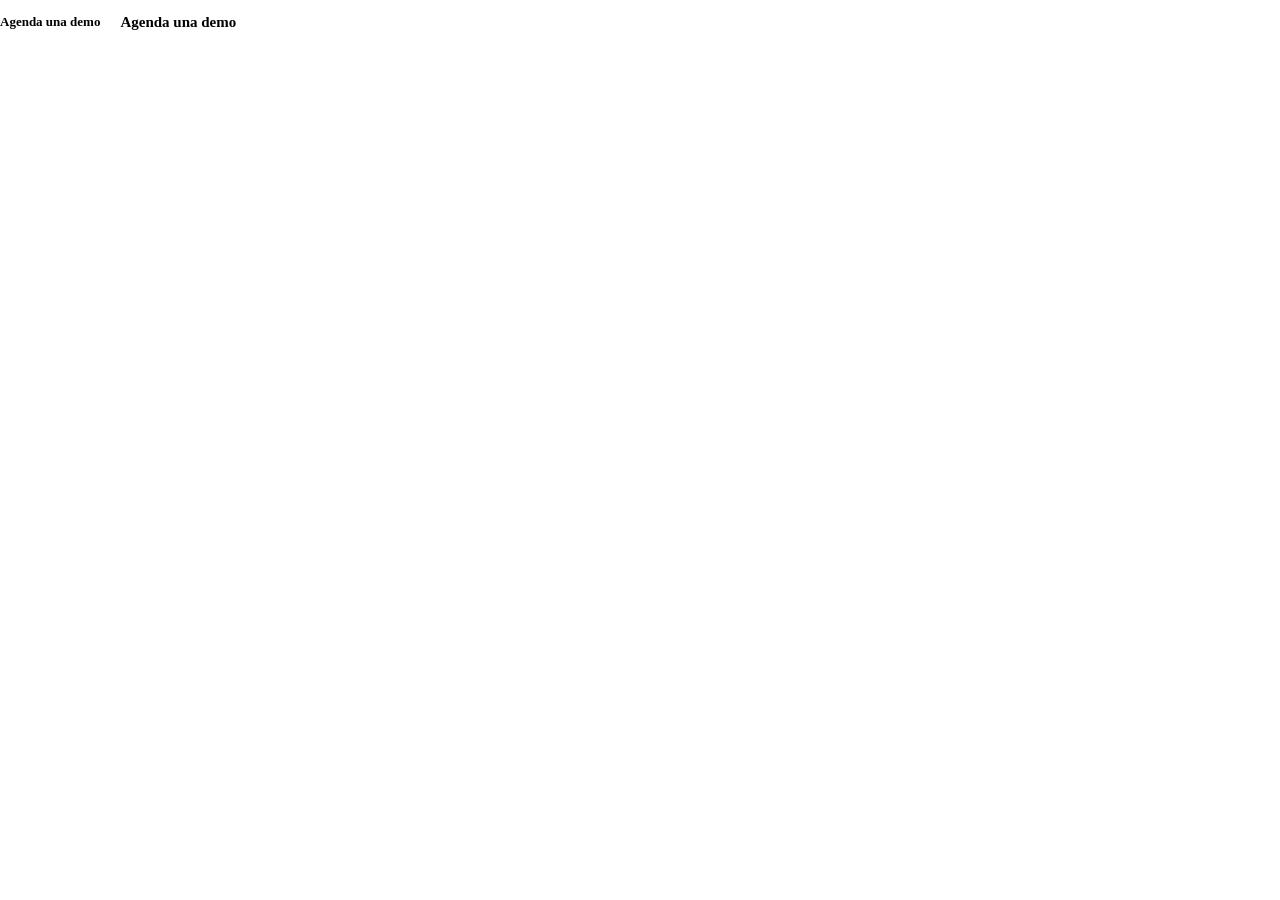
<file: brand/components/Button/preview.html>
<!-- @dsCard group="Acciones" height=120 subtitle="Botón principal índigo" -->
<!doctype html>
<html lang="es"><head><meta charset="utf-8"><link rel="stylesheet" href="https://fonts.googleapis.com/css2?family=Sora:wght@400;600;700&family=Plus+Jakarta+Sans:wght@400;500;600;700&display=swap">
<style>
body{margin:0;background:var(--bg);font-family:var(--font-body)}
.row{display:flex;gap:var(--space-4);align-items:center;padding:var(--space-8)}
.btn{font-family:var(--font-body);font-size:13px;font-weight:600;color:var(--on-primary);background:var(--primary);border:none;border-radius:var(--radius-sm);padding:var(--space-2) var(--space-4);cursor:pointer;min-height:36px}
.btn:focus-visible{outline:2px solid var(--primary);outline-offset:2px}
.btn-lg{font-size:15px;padding:12px 20px;min-height:44px}
</style></head>
<body><div class="row">
<button type="button" class="btn">Agenda una demo</button>
<button type="button" class="btn btn-lg">Agenda una demo</button>
</div></body></html>
</file>
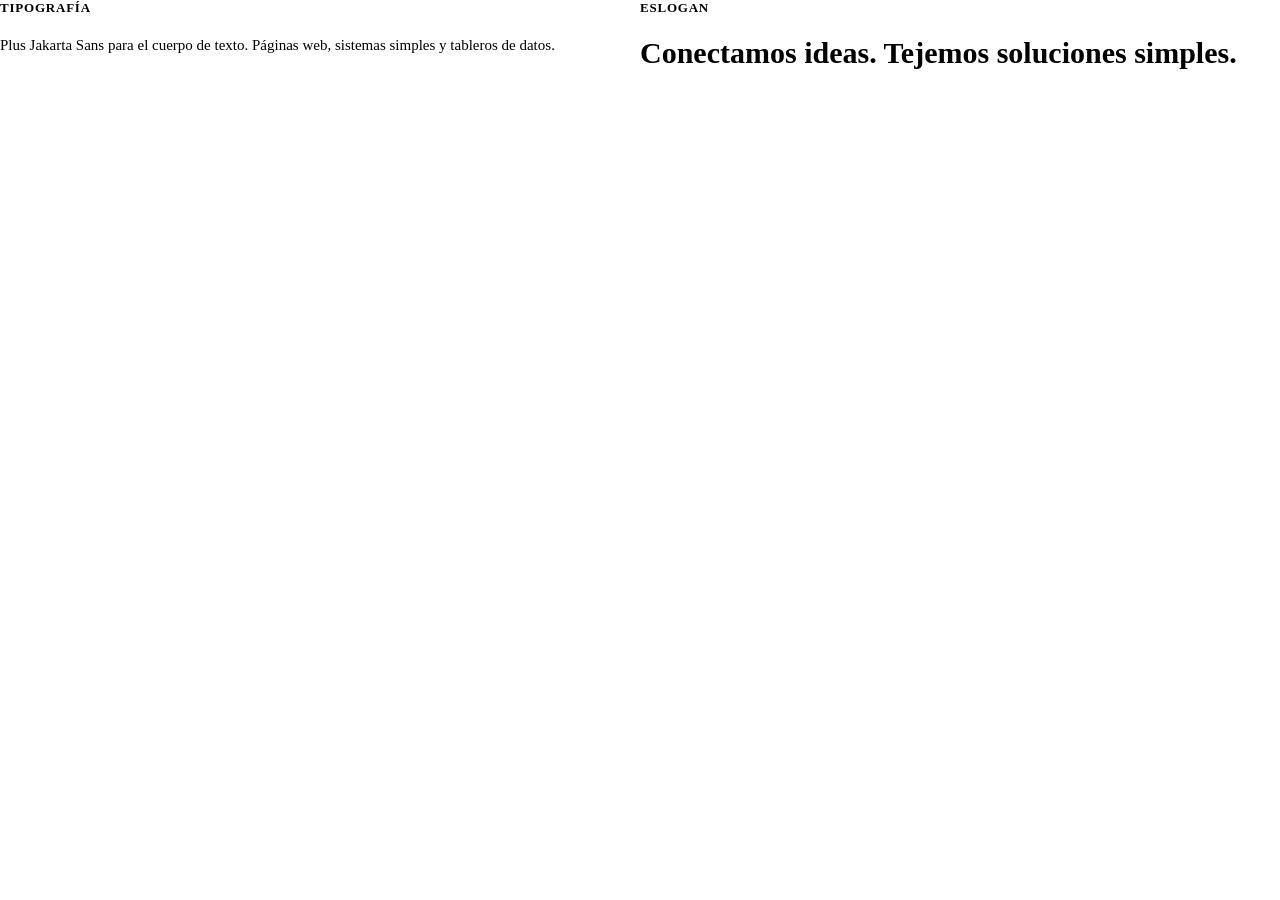
<file: brand/components/Card/preview.html>
<!-- @dsCard group="Contenedores" height=260 subtitle="Tarjeta blanca y tarjeta índigo" -->
<!doctype html>
<html lang="es"><head><meta charset="utf-8"><link rel="stylesheet" href="https://fonts.googleapis.com/css2?family=Sora:wght@400;600;700&family=Plus+Jakarta+Sans:wght@400;500;600;700&display=swap">
<style>
body{margin:0;background:var(--bg);font-family:var(--font-body);color:var(--ink)}
.wrap{display:grid;grid-template-columns:1fr 1fr;gap:var(--space-6);padding:var(--space-8)}
.card{background:var(--surface);border-radius:var(--radius-xl);padding:var(--space-8);box-shadow:var(--shadow-card);display:flex;flex-direction:column;gap:18px}
.card.primary{background:var(--primary);justify-content:center}
.label{font-family:var(--font-display);font-size:13px;font-weight:600;letter-spacing:.06em;text-transform:uppercase;color:var(--muted);margin:0}
.primary .label{color:var(--on-primary-muted)}
.body{margin:0;font-size:15px;line-height:1.5}
.slogan{margin:0;font-family:var(--font-display);font-size:30px;font-weight:600;line-height:1.25;color:var(--on-primary)}
</style></head>
<body><div class="wrap">
<div class="card"><p class="label">Tipografía</p><p class="body">Plus Jakarta Sans para el cuerpo de texto. Páginas web, sistemas simples y tableros de datos.</p></div>
<div class="card primary"><p class="label">Eslogan</p><p class="slogan">Conectamos ideas. Tejemos soluciones simples.</p></div>
</div></body></html>
</file>
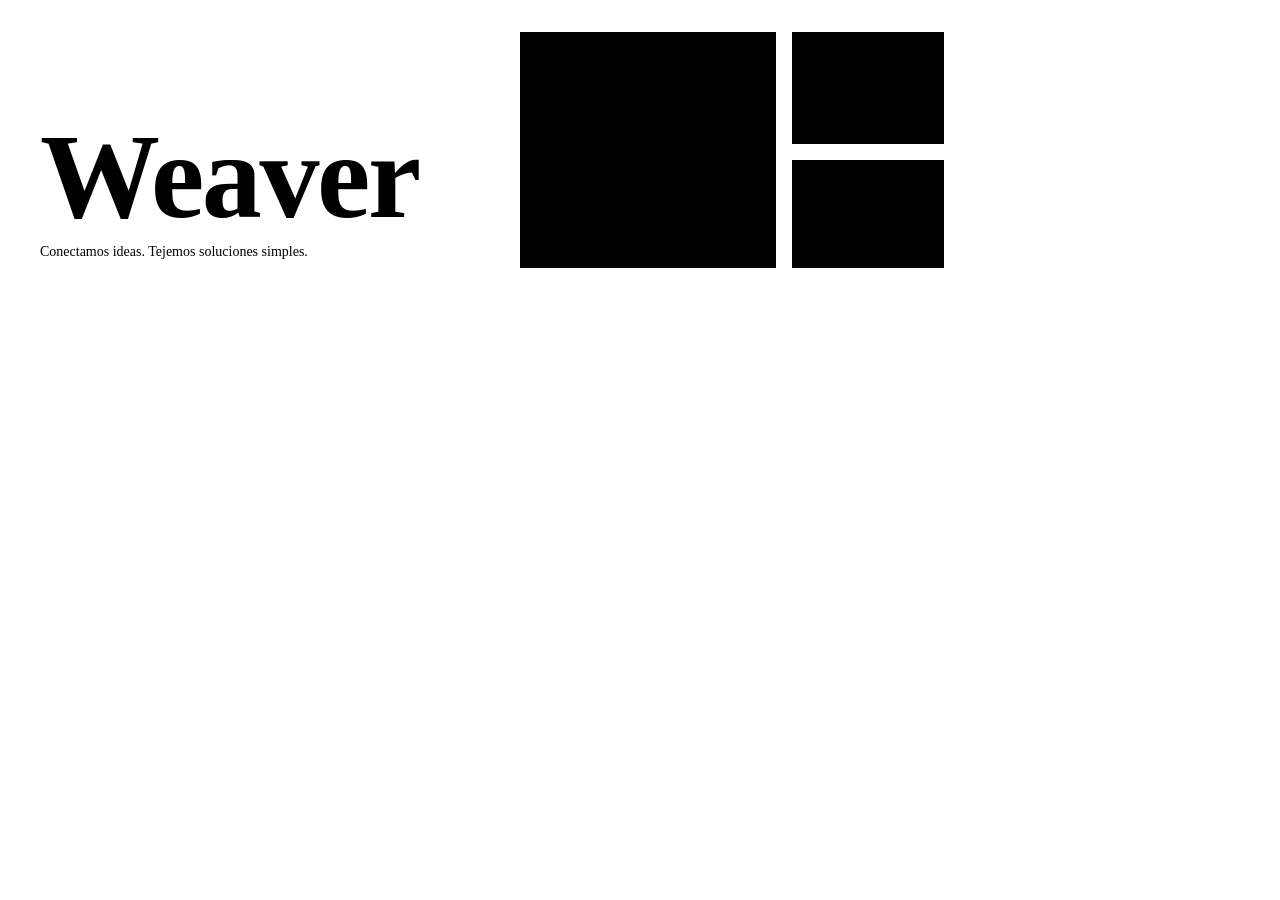
<file: brand/components/Cover/preview.html>
<!-- @dsCard height=300 -->
<!doctype html>
<html lang="es"><head><meta charset="utf-8"><link rel="stylesheet" href="https://fonts.googleapis.com/css2?family=Sora:wght@400;600;700&family=Plus+Jakarta+Sans:wght@400;500;600;700&display=swap">
<style>
body{margin:0;background:var(--bg)}
.cover{position:relative;width:960px;height:300px;overflow:hidden;background:var(--bg)}
svg{position:absolute;left:0;top:0}
.b-primary{fill:var(--primary)}
.b-ink{fill:var(--ink)}
.b-accent{fill:var(--accent)}
.tile{rx:var(--radius-xl);ry:var(--radius-xl)}
.thread{fill:none;stroke:var(--on-primary);stroke-width:8;stroke-linecap:round;stroke-linejoin:round}
.web{fill:none;stroke:var(--on-primary);stroke-width:1.5;opacity:.3}
.node{fill:var(--on-primary)}
.node-accent{fill:var(--accent)}
.text{position:absolute;left:40px;bottom:40px;max-width:440px}
.name{margin:0;font-family:var(--font-display);font-size:120px;font-weight:700;line-height:.92;color:var(--ink);letter-spacing:-0.02em}
.tag{margin:12px 0 0;font-family:var(--font-body);font-size:14px;color:var(--ink-secondary)}
</style></head>
<body><div class="cover">
<svg width="960" height="300" viewBox="0 0 960 300" aria-hidden="true">
<!-- blocks: primary 256x236, ink 152x112, accent 152x108 (rx radius-xl 28) -->
<!-- arrangement: one tall indigo slab with two satellites stacked right, gaps space-4 (16), top/bottom inset space-8 (32) -->
<!-- pattern: literal motif (weaving/web): the W thread with nodes on primary, accent node centre; a few web rings on ink. Brand = "Tejemos": threads + nodes. -->
<!-- steps: space-4 16, space-8 32, space-6 24 node pitch; radius-xl 28, radius-full nodes -->
<rect class="b-primary tile" x="520" y="32" width="256" height="236"/>
<rect class="b-ink tile" x="792" y="32" width="152" height="112"/>
<rect class="b-accent tile" x="792" y="160" width="152" height="108"/>
<polyline class="thread" points="560,88 604,220 648,112 692,220 736,88"/>
<circle class="node" cx="560" cy="88" r="10"/>
<circle class="node" cx="604" cy="220" r="10"/>
<circle class="node-accent" cx="648" cy="112" r="12"/>
<circle class="node" cx="692" cy="220" r="10"/>
<circle class="node" cx="736" cy="88" r="10"/>
<g class="web"><circle cx="868" cy="88" r="16"/><circle cx="868" cy="88" r="32"/><line x1="828" y1="88" x2="908" y2="88"/><line x1="868" y1="48" x2="868" y2="128"/></g>
</svg>
<div class="text"><h1 class="name">Weaver</h1><p class="tag">Conectamos ideas. Tejemos soluciones simples.</p></div>
</div></body></html>
</file>
<file: styles.css>
/* ==========================================================================
   WEAVER — Guía de marca v1 (noviembre de 2026) · somosweaver.com
   Paleta base: Niebla (#F5F6FA), Superficie (#FFFFFF), Grafito (#15171E),
   Gris apoyo (#5B5E6B), Índigo (#4C4FE0), Coral (#FF6B4A), Lavanda (#EEEEFC),
   Tinta índigo (#2E3192).
   Tonos propios de Hilo (solo en la tarjeta de Hilo): Algodón (#FFF1EC), Remate (#A63A22).
   ========================================================================== */

:root {
  --weaver-niebla: #F5F6FA;
  --weaver-superficie: #FFFFFF;
  --weaver-grafito: #15171E;
  --weaver-gris: #5B5E6B;
  --weaver-indigo: #4C4FE0;
  --weaver-indigo-hover: #3F42C7;
  --weaver-on-indigo: #FFFFFF;
  --weaver-coral: #FF6B4A;
  --weaver-lavanda: #EEEEFC;
  --weaver-tinta-indigo: #2E3192;

  /* Tonos propios de Hilo (exclusivos de la ficha de Hilo) */
  --hilo-algodon: #FFF1EC;
  --hilo-algodon-border: #F6D5CA;
  --hilo-remate: #A63A22;
  --status-verified-bg: #E6F7EC;
  --status-verified-border: #B6E6C9;
  --status-verified-ink: #115E34;
  --status-review-bg: #E8F1FF;
  --status-review-border: #BDD6FF;
  --status-review-ink: #16448C;

  /* Bordes */
  --weaver-border: rgba(21, 23, 30, 0.1);
  --weaver-border-strong: rgba(21, 23, 30, 0.18);
  --weaver-divider: #C6C9D8;

  /* Radios y tipografía */
  --radius-btn: 10px;
  --radius-el: 16px;
  --radius-card: 28px;
  --radius-pill: 999px;

  --font-display: "Sora", system-ui, -apple-system, sans-serif;
  --font-body: "Plus Jakarta Sans", system-ui, -apple-system, sans-serif;
}

*,
*::before,
*::after {
  box-sizing: border-box;
}

html {
  scroll-behavior: smooth;
  -webkit-font-smoothing: antialiased;
  -moz-osx-font-smoothing: grayscale;
}

body.weaver-page {
  margin: 0;
  background-color: var(--weaver-niebla);
  color: var(--weaver-grafito);
  font-family: var(--font-body);
  font-size: 16px;
  line-height: 1.625;
  color-scheme: light;
  overflow-x: hidden;
  caret-color: var(--weaver-indigo);
}

::selection {
  background-color: var(--weaver-indigo);
  color: var(--weaver-on-indigo);
}

a {
  color: inherit;
  text-decoration: none;
  text-underline-offset: 4px;
}

button {
  font-family: inherit;
}

h1,
h2,
h3,
p {
  margin: 0;
}

h1,
h2,
h3 {
  font-family: var(--font-display);
  text-wrap: balance;
}

:focus-visible {
  outline: 3px solid var(--weaver-indigo);
  outline-offset: 3px;
}

.num {
  font-variant-numeric: tabular-nums;
}

/* ---------- Skip Link & Screen Reader Utilities ---------- */
.visually-hidden:where(:not(:focus-within, :active)) {
  position: absolute !important;
  clip-path: inset(50%) !important;
  overflow: hidden !important;
  width: 1px !important;
  height: 1px !important;
  margin: -1px !important;
  padding: 0 !important;
  border: 0 !important;
  white-space: nowrap !important;
}

.skip-link:focus {
  position: fixed;
  top: 12px;
  left: 12px;
  z-index: 100;
  padding: 10px 16px;
  border-radius: var(--radius-btn);
  background-color: var(--weaver-grafito);
  color: var(--weaver-superficie);
  font-weight: 600;
  font-size: 14px;
}

/* ---------- Layout ---------- */
section[id] {
  scroll-margin-top: 84px;
}

.wrap {
  width: 100%;
  max-width: 1200px;
  margin-inline: auto;
  padding-inline: 16px;
}

.weaver-hero-grid > *,
.family-grid > *,
.craft-grid > * {
  min-width: 0;
}

/* ---------- Buttons ---------- */
.btn {
  display: inline-flex;
  align-items: center;
  justify-content: center;
  gap: 8px;
  min-height: 46px;
  padding: 12px 22px;
  border-radius: var(--radius-btn);
  font-family: var(--font-body);
  font-size: 14px;
  font-weight: 600;
  border: 1px solid transparent;
  cursor: pointer;
  transition: transform 0.16s cubic-bezier(0.22, 1, 0.36, 1),
    background-color 0.18s ease,
    border-color 0.18s ease,
    color 0.18s ease;
}

.btn:active {
  transform: scale(0.98);
}

.btn-primary {
  background-color: var(--weaver-indigo);
  color: var(--weaver-on-indigo);
}

.btn-primary:hover {
  background-color: var(--weaver-indigo-hover);
}

.btn-secondary {
  background-color: var(--weaver-superficie);
  color: var(--weaver-grafito);
  border-color: var(--weaver-border-strong);
}

.btn-secondary:hover {
  background-color: var(--weaver-niebla);
  border-color: var(--weaver-grafito);
}

.btn-ghost-grafito {
  background-color: transparent;
  color: var(--weaver-superficie);
  border-color: rgba(255, 255, 255, 0.28);
}

.btn-ghost-grafito:hover {
  background-color: rgba(255, 255, 255, 0.08);
  border-color: rgba(255, 255, 255, 0.5);
}

/* ---------- Navbar (Light, Clear Space x = a de weaver) ---------- */
.weaver-nav {
  position: sticky;
  top: 0;
  z-index: 50;
  background-color: var(--weaver-niebla);
  border-bottom: 1px solid var(--weaver-border);
}

.weaver-nav-inner {
  display: flex;
  align-items: center;
  justify-content: space-between;
  gap: 10px;
  min-height: 64px;
}

.weaver-logo-link {
  display: inline-flex;
  align-items: center;
  gap: 8px;
  min-height: 44px;
  padding-inline: 2px;
  flex-shrink: 0;
}

.weaver-nav .weaver-logo-link img:first-child {
  width: 26px;
  height: 26px;
}

.weaver-nav .weaver-logo-link img:last-child {
  width: 96px;
  height: 24px;
}

.weaver-nav-links {
  display: none;
  align-items: center;
  gap: 28px;
  list-style: none;
  margin: 0;
  padding: 0;
}

.weaver-nav-links a {
  display: inline-flex;
  align-items: center;
  min-height: 44px;
  font-size: 14px;
  font-weight: 500;
  color: var(--weaver-gris);
  transition: color 0.15s ease;
}

.weaver-nav-links a:hover {
  color: var(--weaver-grafito);
}

.weaver-nav .btn {
  white-space: nowrap;
  flex-shrink: 0;
  padding: 10px 14px;
  font-size: 13px;
}

/* ---------- Section Separator (3 interlaced weave bars + coral knot) ---------- */
.weaver-separator {
  display: flex;
  align-items: center;
  width: 100%;
  max-width: 1200px;
  margin-inline: auto;
  padding-inline: 16px;
  height: 24px;
  color: var(--weaver-divider);
}

.weaver-separator-line {
  flex: 1;
  height: 1px;
  background-color: var(--weaver-divider);
}

.weaver-separator-weave {
  flex-shrink: 0;
  width: 48px;
  height: 20px;
  display: block;
}

.weaver-separator-knot {
  flex-shrink: 0;
  width: 6px;
  height: 6px;
  border-radius: 50%;
  background-color: var(--weaver-coral);
}

/* ---------- 1. HERO (Niebla + Trama discreta, Tarjeta Grafito) ---------- */
.weaver-hero {
  position: relative;
  padding: 32px 0 48px;
  background-color: var(--weaver-niebla);
  background-image: url("assets/weaver/weaver-trama-niebla.svg");
  background-size: 64px 64px;
  background-repeat: repeat;
}

.weaver-hero-grid {
  display: grid;
  grid-template-columns: 1fr;
  gap: 32px;
  align-items: center;
}

.lavanda-pill {
  display: inline-flex;
  align-items: center;
  gap: 8px;
  padding: 6px 12px;
  border-radius: var(--radius-pill);
  background-color: var(--weaver-lavanda);
  color: var(--weaver-tinta-indigo);
  font-size: 13px;
  font-weight: 600;
  line-height: 1.3;
  margin-bottom: 16px;
}

.lavanda-dot {
  width: 7px;
  height: 7px;
  border-radius: 50%;
  background-color: var(--weaver-coral);
  flex-shrink: 0;
}

.weaver-h1 {
  font-size: clamp(34px, 5.2vw, 48px);
  font-weight: 600;
  line-height: 1.16;
  letter-spacing: -0.015em;
  color: var(--weaver-grafito);
  margin-bottom: 18px;
  max-width: 15ch;
}

.weaver-hero-lead {
  font-size: 17px;
  line-height: 1.62;
  color: var(--weaver-gris);
  max-width: 46ch;
  margin-bottom: 28px;
}

.weaver-hero-actions {
  display: flex;
  flex-wrap: wrap;
  align-items: center;
  gap: 12px;
}

.weaver-hero-actions .btn {
  width: 100%;
}

/* Tarjeta Firma Grafito (Espejo de Portada / Tarjeta de presentación) */
.weaver-mark-card {
  background-color: var(--weaver-grafito);
  background-image: url("assets/weaver/weaver-trama-grafito.svg");
  background-size: 64px 64px;
  color: var(--weaver-superficie);
  border-radius: var(--radius-card);
  border: 1px solid rgba(255, 255, 255, 0.12);
  padding: 28px 24px;
  display: flex;
  flex-direction: column;
  justify-content: space-between;
  gap: 28px;
}

.weaver-mark-card-top {
  display: flex;
  align-items: center;
  justify-content: space-between;
  gap: 12px;
}

.weaver-mark-card-tag {
  font-size: 12px;
  font-weight: 600;
  color: #C9CBD4;
}

.weaver-mark-card-center {
  display: flex;
  flex-direction: column;
  align-items: flex-start;
  gap: 14px;
}

.weaver-mark-card-quote {
  font-family: var(--font-display);
  font-size: clamp(20px, 2.4vw, 24px);
  font-weight: 600;
  line-height: 1.3;
  color: var(--weaver-superficie);
  max-width: 24ch;
}

.weaver-mark-card-sub {
  font-size: 14px;
  line-height: 1.55;
  color: #C9CBD4;
}

.weaver-mark-card-pill {
  display: flex;
  align-items: center;
  justify-content: space-between;
  gap: 12px;
  padding: 12px 14px;
  border-radius: var(--radius-el);
  background-color: rgba(255, 255, 255, 0.06);
  border: 1px solid rgba(255, 255, 255, 0.14);
  transition: border-color 0.16s ease, background-color 0.16s ease;
}

.weaver-mark-card-pill:hover {
  border-color: var(--weaver-indigo);
  background-color: rgba(76, 79, 224, 0.18);
}

.weaver-mark-card-pill-left {
  display: flex;
  align-items: center;
  gap: 12px;
  min-width: 0;
}

.weaver-mark-card-pill-title {
  font-family: var(--font-display);
  font-size: 14px;
  font-weight: 600;
  color: var(--weaver-superficie);
}

.weaver-mark-card-pill-sub {
  font-size: 12px;
  color: #C9CBD4;
}

.weaver-mark-card :focus-visible {
  outline-color: var(--weaver-superficie);
}

/* ---------- Sections ---------- */
.weaver-section {
  padding: 48px 0;
}

.section-header {
  max-width: 58ch;
  margin-bottom: 28px;
}

.section-h2 {
  font-size: clamp(26px, 3.4vw, 32px);
  font-weight: 600;
  line-height: 1.25;
  letter-spacing: -0.015em;
  color: var(--weaver-grafito);
  margin-bottom: 10px;
}

.section-lead {
  font-size: 16px;
  line-height: 1.62;
  color: var(--weaver-gris);
}

/* ---------- 2. FAMILIA DE MARCAS (Hilo + Próximo producto) ---------- */
.family-grid {
  display: grid;
  grid-template-columns: 1fr;
  gap: 20px;
  align-items: stretch;
}

.hilo-product-card {
  background-color: var(--weaver-superficie);
  border: 1px solid var(--weaver-border);
  border-radius: var(--radius-card);
  padding: 20px;
  display: flex;
  flex-direction: column;
  gap: 20px;
}

.hilo-product-grid {
  display: grid;
  grid-template-columns: 1fr;
  gap: 24px;
  align-items: start;
}

.hilo-lockup {
  display: inline-flex;
  align-items: center;
  gap: 10px;
  margin-bottom: 14px;
}

.hilo-lockup-divider {
  width: 1px;
  height: 22px;
  background-color: var(--weaver-divider);
}

.hilo-lockup-by {
  font-size: 13px;
  font-weight: 500;
  color: var(--weaver-gris);
}

.hilo-product-title {
  font-size: clamp(24px, 3vw, 28px);
  font-weight: 600;
  line-height: 1.22;
  color: var(--weaver-grafito);
  margin-bottom: 10px;
}

.hilo-product-desc {
  font-size: 15px;
  line-height: 1.6;
  color: var(--weaver-gris);
  margin-bottom: 14px;
}

.hilo-ties-list {
  list-style: none;
  margin: 0 0 20px;
  padding: 0;
  border-top: 1px solid var(--weaver-border);
}

.hilo-ties-list li {
  padding: 9px 0;
  border-bottom: 1px solid var(--weaver-border);
  font-size: 14px;
  line-height: 1.5;
  color: var(--weaver-gris);
}

.hilo-ties-list strong {
  color: var(--weaver-grafito);
  font-weight: 600;
}

.hilo-product-cta {
  width: 100%;
}

.hilo-board-sample {
  background-color: var(--weaver-niebla);
  border: 1px solid var(--weaver-border);
  border-radius: var(--radius-el);
  padding: 16px;
  display: flex;
  flex-direction: column;
  gap: 10px;
}

.hilo-board-head {
  display: flex;
  flex-wrap: wrap;
  align-items: baseline;
  justify-content: space-between;
  gap: 6px;
}

.hilo-board-label {
  font-size: 12px;
  font-weight: 600;
  color: var(--weaver-gris);
}

.hilo-board-total {
  font-family: var(--font-display);
  font-size: 28px;
  font-weight: 700;
  line-height: 1.1;
  color: var(--weaver-indigo);
}

.hilo-board-note {
  font-size: 13px;
  color: var(--weaver-gris);
}

.hilo-status-row {
  display: flex;
  flex-wrap: wrap;
  align-items: center;
  justify-content: space-between;
  gap: 8px;
  padding: 10px 12px;
  border-radius: 12px;
  background-color: var(--weaver-superficie);
  border: 1px solid var(--weaver-border);
}

.hilo-status-room {
  font-size: 13px;
  font-weight: 600;
  color: var(--weaver-grafito);
}

.hilo-status-amount {
  font-size: 12px;
  color: var(--weaver-gris);
}

.hilo-pill {
  display: inline-flex;
  align-items: center;
  gap: 5px;
  padding: 4px 10px;
  border-radius: var(--radius-pill);
  border: 1px solid transparent;
  font-size: 12px;
  font-weight: 600;
  line-height: 1.2;
  white-space: nowrap;
}

.hilo-pill svg {
  width: 14px;
  height: 14px;
  flex-shrink: 0;
}

.hilo-pill--verified {
  background-color: var(--status-verified-bg);
  border-color: var(--status-verified-border);
  color: var(--status-verified-ink);
}

.hilo-pill--review {
  background-color: var(--status-review-bg);
  border-color: var(--status-review-border);
  color: var(--status-review-ink);
}

.hilo-pill--upcoming {
  background-color: var(--weaver-lavanda);
  border-color: #D6D8FA;
  color: var(--weaver-tinta-indigo);
}

.hilo-algodon-strip {
  background-color: var(--hilo-algodon);
  border: 1px solid var(--hilo-algodon-border);
  border-radius: 12px;
  padding: 10px 12px;
  font-size: 13px;
  line-height: 1.45;
  color: var(--weaver-grafito);
}

.hilo-remate-text {
  color: var(--hilo-remate);
  font-weight: 600;
}

/* Tarjeta Próximo Producto (Pág. 4 de la guía) */
.next-product-card {
  background-color: var(--weaver-superficie);
  border: 1.5px dashed var(--weaver-divider);
  border-radius: var(--radius-card);
  padding: 24px 20px;
  display: flex;
  flex-direction: column;
  justify-content: center;
  align-items: flex-start;
  gap: 12px;
}

.next-product-plus {
  width: 40px;
  height: 40px;
  border-radius: 12px;
  background-color: var(--weaver-lavanda);
  color: var(--weaver-tinta-indigo);
  font-family: var(--font-display);
  font-size: 22px;
  font-weight: 600;
  display: inline-flex;
  align-items: center;
  justify-content: center;
}

.next-product-card h3 {
  font-size: 18px;
  font-weight: 600;
  color: var(--weaver-grafito);
}

.next-product-card p {
  font-size: 14px;
  line-height: 1.6;
  color: var(--weaver-gris);
}

.next-product-link {
  font-size: 14px;
  font-weight: 600;
  color: var(--weaver-tinta-indigo);
  display: inline-flex;
  align-items: center;
  min-height: 44px;
}

.next-product-link:hover {
  text-decoration: underline;
}

/* ---------- 3. CÓMO TRABAJAMOS (Tono y oficio) ---------- */
.craft-grid {
  display: grid;
  grid-template-columns: 1fr;
  gap: 18px;
}

.craft-card {
  background-color: var(--weaver-superficie);
  border: 1px solid var(--weaver-border);
  border-radius: var(--radius-card);
  padding: 20px;
  display: flex;
  flex-direction: column;
  gap: 12px;
}

.craft-icon-box {
  width: 44px;
  height: 44px;
  border-radius: 12px;
  background-color: var(--weaver-niebla);
  border: 1px solid var(--weaver-border);
  display: inline-flex;
  align-items: center;
  justify-content: center;
  color: var(--weaver-grafito);
}

.craft-icon-box svg {
  width: 24px;
  height: 24px;
}

.craft-card h3 {
  font-size: 20px;
  font-weight: 600;
  line-height: 1.35;
  color: var(--weaver-grafito);
}

.craft-card p {
  font-size: 15px;
  line-height: 1.6;
  color: var(--weaver-gris);
}

/* ---------- 4. CIERRE SOBRE GRAFITO + FOOTER ---------- */
.weaver-closing {
  background-color: var(--weaver-grafito);
  background-image: url("assets/weaver/weaver-trama-grafito.svg");
  background-size: 64px 64px;
  color: var(--weaver-superficie);
  padding: 56px 0;
  border-bottom: 1px solid rgba(255, 255, 255, 0.12);
}

.weaver-closing :focus-visible {
  outline-color: var(--weaver-superficie);
}

.weaver-closing-box {
  max-width: 54ch;
}

.weaver-closing h2 {
  font-size: clamp(28px, 4.2vw, 40px);
  font-weight: 600;
  line-height: 1.18;
  letter-spacing: -0.015em;
  color: var(--weaver-superficie);
  margin-bottom: 14px;
}

.weaver-closing p {
  font-size: 16px;
  line-height: 1.62;
  color: #C9CBD4;
  margin-bottom: 24px;
}

.weaver-closing-actions {
  display: flex;
  flex-wrap: wrap;
  gap: 12px;
}

.weaver-closing-actions .btn {
  width: 100%;
}

.weaver-footer {
  background-color: var(--weaver-grafito);
  color: var(--weaver-superficie);
  padding: 36px 0;
}

.weaver-footer :focus-visible {
  outline-color: var(--weaver-superficie);
}

.weaver-footer-inner {
  display: flex;
  flex-direction: column;
  gap: 18px;
}

.weaver-footer-links {
  display: flex;
  flex-wrap: wrap;
  gap: 16px 24px;
  font-size: 14px;
  color: #C9CBD4;
}

.weaver-footer-links a {
  display: inline-flex;
  align-items: center;
  min-height: 44px;
}

.weaver-footer-links a:hover {
  color: var(--weaver-superficie);
}

.weaver-footer-meta {
  font-size: 13px;
  color: #C9CBD4;
}

/* ---------- Responsive (480px, 768px & 1024px) ---------- */
@media (min-width: 480px) {
  .weaver-hero-actions .btn,
  .hilo-product-cta,
  .weaver-closing-actions .btn {
    width: auto;
  }
}

@media (min-width: 768px) {
  .wrap,
  .weaver-separator {
    padding-inline: 40px;
  }

  .weaver-nav-inner {
    gap: 16px;
    min-height: 76px;
  }

  .weaver-nav .weaver-logo-link img:first-child {
    width: 30px;
    height: 30px;
  }

  .weaver-nav .weaver-logo-link img:last-child {
    width: 112px;
    height: 28px;
  }

  .weaver-nav-links {
    display: flex;
  }

  .weaver-nav .btn {
    padding: 12px 22px;
    font-size: 14px;
  }

  .weaver-hero {
    padding: 56px 0 72px;
  }

  .weaver-section {
    padding: 72px 0;
  }

  .section-header {
    margin-bottom: 36px;
  }

  .hilo-product-card,
  .craft-card {
    padding: 28px;
  }

  .next-product-card {
    padding: 28px;
  }

  .weaver-mark-card {
    padding: 32px;
  }

  .craft-grid {
    grid-template-columns: repeat(2, 1fr);
    gap: 20px;
  }

  .weaver-closing {
    padding: 72px 0;
  }

  .weaver-footer-inner {
    flex-direction: row;
    align-items: center;
    justify-content: space-between;
  }
}

@media (min-width: 1024px) {
  .wrap,
  .weaver-separator {
    padding-inline: 56px;
  }

  .weaver-hero {
    padding: 72px 0 84px;
  }

  .weaver-hero-grid {
    grid-template-columns: 1.08fr 0.92fr;
    gap: 56px;
  }

  .family-grid {
    grid-template-columns: 1.45fr 0.55fr;
    gap: 24px;
  }

  .hilo-product-grid {
    grid-template-columns: 1fr 1fr;
    gap: 28px;
  }
}

/* ---------- Forced Colors Mode ---------- */
@media (forced-colors: active) {
  .weaver-mark-card,
  .weaver-mark-card-pill,
  .hilo-product-card,
  .hilo-board-sample,
  .hilo-status-row,
  .hilo-pill,
  .hilo-algodon-strip,
  .next-product-card,
  .craft-card,
  .lavanda-pill,
  .btn {
    border: 1px solid CanvasText;
  }

  .weaver-separator-line {
    background-color: CanvasText;
  }

  .weaver-separator-knot {
    border: 1px solid CanvasText;
  }
}

/* ---------- Reduced Motion ---------- */
@media (prefers-reduced-motion: reduce) {
  html {
    scroll-behavior: auto;
  }

  *,
  *::before,
  *::after {
    transition-duration: 0.01ms !important;
  }
}
</file>
<file: hilo/hilo.css>
/* ==========================================================================
   HILO, POR WEAVER — Sistema de diseño v1 (noviembre de 2026)
   Superficies planas con bordes de 1px: cero degradados, cero blur/glass,
   cero sombras de neón. Niebla (#F5F6FA), Superficie (#FFFFFF),
   Algodón (#FFF1EC), Grafito (#15171E), Gris apoyo (#5B5E6B),
   Índigo (#4C4FE0), Remate (#A63A22), Coral (#FF6B4A).
   ========================================================================== */

:root {
  --hilo-niebla: #F5F6FA;
  --hilo-superficie: #FFFFFF;
  --hilo-grafito: #15171E;
  --hilo-gris: #5B5E6B;
  --hilo-indigo: #4C4FE0;
  --hilo-indigo-hover: #3F42C7;
  --hilo-on-indigo: #FFFFFF;
  --hilo-coral: #FF6B4A;

  --hilo-algodon: #FFF1EC;
  --hilo-algodon-border: #F6D5CA;
  --hilo-remate: #A63A22;

  /* Estados de cobro (ícono + palabra, >= 8:1 WCAG) */
  --status-verified-bg: #E6F7EC;
  --status-verified-border: #B6E6C9;
  --status-verified-ink: #115E34;

  --status-review-bg: #E8F1FF;
  --status-review-border: #BDD6FF;
  --status-review-ink: #16448C;

  --status-overdue-bg: #FDECEB;
  --status-overdue-border: #F7C5C2;
  --status-overdue-ink: #8E1F1A;

  /* Bordes */
  --hilo-border: rgba(21, 23, 30, 0.1);
  --hilo-border-strong: rgba(21, 23, 30, 0.2);
  --hilo-divider: #C6C9D8;

  /* Radios y tipografía */
  --radius-btn: 10px;
  --radius-el: 14px;
  --radius-card: 24px;
  --radius-pill: 999px;

  --font-display: "Sora", system-ui, -apple-system, sans-serif;
  --font-body: "Plus Jakarta Sans", system-ui, -apple-system, sans-serif;
}

*,
*::before,
*::after {
  box-sizing: border-box;
}

html {
  scroll-behavior: smooth;
  -webkit-font-smoothing: antialiased;
  -moz-osx-font-smoothing: grayscale;
}

body.hilo-page {
  margin: 0;
  background-color: var(--hilo-niebla);
  color: var(--hilo-grafito);
  font-family: var(--font-body);
  font-size: 16px;
  line-height: 1.625;
  color-scheme: light;
  overflow-x: hidden;
  caret-color: var(--hilo-indigo);
}

::selection {
  background-color: var(--hilo-indigo);
  color: var(--hilo-on-indigo);
}

a {
  color: inherit;
  text-decoration: none;
  text-underline-offset: 4px;
}

button {
  font-family: inherit;
}

h1,
h2,
h3,
p {
  margin: 0;
}

h1,
h2,
h3 {
  font-family: var(--font-display);
  text-wrap: balance;
}

:focus-visible {
  outline: 3px solid var(--hilo-indigo);
  outline-offset: 3px;
}

.num {
  font-variant-numeric: tabular-nums;
}

/* ---------- Skip Link & Screen Reader Helpers ---------- */
.visually-hidden:where(:not(:focus-within, :active)) {
  position: absolute !important;
  clip-path: inset(50%) !important;
  overflow: hidden !important;
  width: 1px !important;
  height: 1px !important;
  margin: -1px !important;
  padding: 0 !important;
  border: 0 !important;
  white-space: nowrap !important;
}

.skip-link:focus {
  position: fixed;
  top: 12px;
  left: 12px;
  z-index: 100;
  padding: 10px 16px;
  border-radius: var(--radius-btn);
  background-color: var(--hilo-grafito);
  color: var(--hilo-superficie);
  font-weight: 600;
  font-size: 14px;
}

/* ---------- Layout ---------- */
section[id] {
  scroll-margin-top: 84px;
}

.wrap {
  width: 100%;
  max-width: 1160px;
  margin-inline: auto;
  padding-inline: 16px;
}

.hilo-hero-grid > *,
.flow-step > *,
.pricing-grid > * {
  min-width: 0;
}

/* ---------- Buttons & Inline Links ---------- */
.btn {
  display: inline-flex;
  align-items: center;
  justify-content: center;
  gap: 8px;
  min-height: 46px;
  padding: 12px 22px;
  border-radius: var(--radius-btn);
  font-family: var(--font-body);
  font-size: 14px;
  font-weight: 600;
  border: 1px solid transparent;
  cursor: pointer;
  transition: transform 0.14s ease,
    background-color 0.16s ease,
    border-color 0.16s ease,
    color 0.16s ease;
}

.btn:active {
  transform: scale(0.985);
}

.btn-primary {
  background-color: var(--hilo-indigo);
  color: var(--hilo-on-indigo);
}

.btn-primary:hover {
  background-color: var(--hilo-indigo-hover);
}

.btn-primary:disabled {
  opacity: 0.72;
  cursor: default;
}

.btn-secondary {
  background-color: var(--hilo-superficie);
  color: var(--hilo-grafito);
  border-color: var(--hilo-border-strong);
}

.btn-secondary:hover {
  background-color: var(--hilo-niebla);
  border-color: var(--hilo-grafito);
}

.text-link {
  display: inline-flex;
  align-items: center;
  gap: 6px;
  min-height: 44px;
  font-size: 14px;
  font-weight: 600;
  color: var(--hilo-indigo);
}

.text-link:hover {
  text-decoration: underline;
}

/* ---------- Sticky Light Navbar (Solid Niebla, cero glassmorphism) ---------- */
.hilo-nav {
  position: sticky;
  top: 0;
  z-index: 50;
  background-color: var(--hilo-niebla);
  border-bottom: 1px solid var(--hilo-border);
}

.hilo-nav-inner {
  display: flex;
  align-items: center;
  justify-content: space-between;
  gap: 10px;
  min-height: 64px;
}

.hilo-brand-lockup {
  display: inline-flex;
  align-items: center;
  gap: 8px;
  flex-shrink: 0;
  padding-block: 4px;
}

.hilo-logo-link {
  display: inline-flex;
  align-items: center;
  gap: 6px;
  min-height: 44px;
  padding-inline: 2px;
}

.hilo-nav .hilo-logo-link img:first-child {
  width: 24px;
  height: 24px;
}

.hilo-nav .hilo-logo-link img:last-child {
  width: 42px;
  height: 24px;
}

.hilo-brand-divider {
  width: 1px;
  height: 20px;
  background-color: var(--hilo-divider);
}

.hilo-brand-by {
  display: inline-flex;
  align-items: center;
  min-height: 44px;
  padding-inline: 2px;
  font-size: 12px;
  font-weight: 500;
  white-space: nowrap;
  color: var(--hilo-gris);
  transition: color 0.15s ease;
}

.hilo-brand-by:hover {
  color: var(--hilo-grafito);
}

.hilo-nav-links {
  display: none;
  align-items: center;
  gap: 28px;
  list-style: none;
  margin: 0;
  padding: 0;
}

.hilo-nav-links a {
  display: inline-flex;
  align-items: center;
  min-height: 44px;
  font-size: 14px;
  font-weight: 500;
  color: var(--hilo-gris);
  transition: color 0.15s ease;
}

.hilo-nav-links a:hover {
  color: var(--hilo-grafito);
}

.hilo-nav .btn {
  white-space: nowrap;
  flex-shrink: 0;
  padding: 10px 14px;
  font-size: 13px;
}

/* ---------- Section Separator (Hilo loop + right coral knot) ---------- */
.hilo-separator {
  display: flex;
  align-items: center;
  width: 100%;
  max-width: 1160px;
  margin-inline: auto;
  padding-inline: 16px;
  height: 24px;
  color: var(--hilo-divider);
}

.hilo-separator-line {
  flex: 1;
  height: 1px;
  background-color: var(--hilo-divider);
}

.hilo-separator-loop {
  flex-shrink: 0;
  width: 28px;
  height: 20px;
  display: block;
}

.hilo-separator-knot {
  flex-shrink: 0;
  width: 6px;
  height: 6px;
  border-radius: 50%;
  background-color: var(--hilo-coral);
}

/* ---------- Status Pills (Icon + Word, >= 8:1 WCAG) ---------- */
.status-pill {
  display: inline-flex;
  align-items: center;
  gap: 6px;
  padding: 5px 11px;
  border-radius: var(--radius-pill);
  border: 1px solid transparent;
  font-size: 12px;
  font-weight: 600;
  line-height: 1.2;
  white-space: nowrap;
}

.status-pill svg {
  width: 14px;
  height: 14px;
  flex-shrink: 0;
}

.status-pill--verified {
  background-color: var(--status-verified-bg);
  border-color: var(--status-verified-border);
  color: var(--status-verified-ink);
}

.status-pill--review {
  background-color: var(--status-review-bg);
  border-color: var(--status-review-border);
  color: var(--status-review-ink);
}

.status-pill--overdue {
  background-color: var(--status-overdue-bg);
  border-color: var(--status-overdue-border);
  color: var(--status-overdue-ink);
}

/* ---------- 1. HERO ASIMÉTRICO ---------- */
.hilo-hero {
  padding: 36px 0 48px;
  background-color: var(--hilo-niebla);
}

.hilo-hero-grid {
  display: grid;
  grid-template-columns: 1fr;
  gap: 32px;
  align-items: center;
}

.hilo-h1 {
  font-size: clamp(36px, 5.4vw, 52px);
  font-weight: 600;
  line-height: 1.1;
  letter-spacing: -0.02em;
  color: var(--hilo-grafito);
  margin-bottom: 14px;
  max-width: 13ch;
}

.hilo-hero-lead {
  font-size: 17px;
  line-height: 1.55;
  color: var(--hilo-gris);
  max-width: 44ch;
  margin-bottom: 24px;
}

.hilo-hero-actions {
  display: flex;
  flex-wrap: wrap;
  align-items: center;
  gap: 12px 18px;
}

.hilo-hero-actions .btn {
  width: 100%;
}

/* Tarjeta hiperrealista de la app */
.hero-app-card {
  background-color: var(--hilo-superficie);
  border: 1px solid var(--hilo-border);
  border-radius: var(--radius-card);
  padding: 20px;
}

.app-card-top {
  display: flex;
  flex-wrap: wrap;
  align-items: flex-start;
  justify-content: space-between;
  gap: 10px;
  padding-bottom: 14px;
  border-bottom: 1px solid var(--hilo-border);
  margin-bottom: 14px;
}

.app-card-kicker {
  font-size: 12px;
  font-weight: 600;
  color: var(--hilo-gris);
  margin-bottom: 2px;
}

.app-card-title {
  font-family: var(--font-display);
  font-size: 18px;
  font-weight: 600;
  line-height: 1.3;
  color: var(--hilo-grafito);
}

.algodon-notice {
  background-color: var(--hilo-algodon);
  border: 1px solid var(--hilo-algodon-border);
  border-radius: var(--radius-el);
  padding: 12px 14px;
  font-size: 14px;
  line-height: 1.5;
  color: var(--hilo-grafito);
  margin-bottom: 14px;
}

.remate-text {
  color: var(--hilo-remate);
  font-weight: 600;
}

.ledger-list {
  margin: 0;
  padding: 0;
}

.ledger-row {
  display: flex;
  align-items: center;
  justify-content: space-between;
  gap: 12px;
  padding: 10px 0;
  border-bottom: 1px solid var(--hilo-border);
  font-size: 14px;
  color: var(--hilo-gris);
}

.ledger-row strong {
  font-family: var(--font-display);
  font-weight: 600;
  color: var(--hilo-grafito);
}

.ledger-total-row {
  display: flex;
  align-items: baseline;
  justify-content: space-between;
  gap: 12px;
  padding: 14px 0 4px;
}

.ledger-total-label {
  font-size: 14px;
  font-weight: 600;
  color: var(--hilo-grafito);
}

.ledger-total-amount {
  font-family: var(--font-display);
  font-size: clamp(24px, 6vw, 30px);
  font-weight: 700;
  line-height: 1.1;
  color: var(--hilo-grafito);
}

.app-card-foot {
  display: flex;
  flex-wrap: wrap;
  align-items: center;
  justify-content: space-between;
  gap: 8px;
  margin-top: 14px;
  padding-top: 12px;
  border-top: 1px solid var(--hilo-border);
}

.app-card-substrip {
  display: flex;
  flex-wrap: wrap;
  gap: 6px 14px;
  margin-top: 10px;
  padding: 8px 12px;
  border-radius: 10px;
  background-color: var(--hilo-niebla);
  border: 1px solid var(--hilo-border);
  font-size: 12px;
  font-weight: 500;
  color: var(--hilo-gris);
}

.app-card-meta {
  font-size: 12px;
  color: var(--hilo-gris);
}

.inline-toggle-btn {
  background: transparent;
  border: 0;
  padding: 6px 4px;
  min-height: 44px;
  font-size: 13px;
  font-weight: 600;
  color: var(--hilo-indigo);
  cursor: pointer;
}

.inline-toggle-btn:hover {
  text-decoration: underline;
}

/* ---------- 2. FLUJO EN 3 PASOS VISUALES REALES ---------- */
.hilo-section {
  padding: 48px 0;
}

.section-header {
  max-width: 56ch;
  margin-bottom: 32px;
}

.section-h2 {
  font-size: clamp(26px, 3.6vw, 34px);
  font-weight: 600;
  line-height: 1.2;
  letter-spacing: -0.015em;
  color: var(--hilo-grafito);
  margin-bottom: 8px;
}

.section-lead {
  font-size: 16px;
  line-height: 1.6;
  color: var(--hilo-gris);
}

.flow-steps {
  display: flex;
  flex-direction: column;
}

.flow-step {
  display: grid;
  grid-template-columns: 1fr;
  gap: 24px;
  padding: 32px 0;
  border-top: 1px solid var(--hilo-border);
  align-items: center;
}

.flow-step-num {
  display: inline-block;
  padding: 4px 10px;
  border-radius: 8px;
  background-color: var(--hilo-superficie);
  border: 1px solid var(--hilo-border);
  font-family: var(--font-display);
  font-size: 13px;
  font-weight: 700;
  color: var(--hilo-indigo);
  margin-bottom: 12px;
}

.flow-step-title {
  font-size: clamp(20px, 2.8vw, 24px);
  font-weight: 600;
  line-height: 1.3;
  color: var(--hilo-grafito);
  margin-bottom: 10px;
}

.flow-step-desc {
  font-size: 15px;
  line-height: 1.6;
  color: var(--hilo-gris);
  max-width: 44ch;
  margin-bottom: 16px;
}

.step-visual-card {
  background-color: var(--hilo-superficie);
  border: 1px solid var(--hilo-border);
  border-radius: var(--radius-card);
  padding: 18px;
  display: flex;
  flex-direction: column;
  gap: 14px;
}

.phone-pair {
  display: grid;
  grid-template-columns: 1fr;
  gap: 14px;
  max-width: 260px;
  width: 100%;
  margin-inline: auto;
}

.phone-frame {
  width: 100%;
  border-radius: 18px;
  border: 1px solid var(--hilo-border);
  overflow: hidden;
  background-color: var(--hilo-niebla);
}

.shot-trigger {
  display: block;
  width: 100%;
  padding: 0;
  border: 0;
  background: transparent;
  cursor: zoom-in;
}

.shot-trigger img {
  display: block;
  width: 100%;
  height: auto;
}

.desktop-frame {
  border-radius: var(--radius-el);
  border: 1px solid var(--hilo-border);
  overflow: hidden;
  background-color: var(--hilo-niebla);
}

.step-validate-row {
  display: flex;
  flex-wrap: wrap;
  align-items: center;
  justify-content: space-between;
  gap: 12px;
  padding: 14px;
  border-radius: var(--radius-el);
  border: 1px solid var(--hilo-border);
  background-color: var(--hilo-niebla);
}

.step-validate-row.is-done {
  background-color: var(--hilo-superficie);
  border-color: var(--status-verified-border);
}

.step-room-name {
  font-family: var(--font-display);
  font-size: 15px;
  font-weight: 600;
  color: var(--hilo-grafito);
}

.step-room-meta {
  font-size: 13px;
  color: var(--hilo-gris);
  margin-top: 2px;
}

.step-validate-actions {
  display: flex;
  flex-wrap: wrap;
  align-items: center;
  gap: 10px;
}

.wa-confirm-box {
  display: flex;
  align-items: flex-start;
  gap: 12px;
  padding: 12px 14px;
  border-radius: var(--radius-el);
  background-color: var(--hilo-niebla);
  border: 1px solid var(--hilo-border);
}

.wa-avatar {
  width: 36px;
  height: 36px;
  border-radius: 50%;
  flex-shrink: 0;
  overflow: hidden;
}

.wa-avatar img {
  width: 100%;
  height: 100%;
  display: block;
}

.wa-bubble-title {
  font-size: 13px;
  font-weight: 600;
  color: var(--hilo-grafito);
}

.wa-bubble-text {
  font-size: 13px;
  color: var(--hilo-gris);
  margin-top: 2px;
}

.step-month-banner {
  display: flex;
  flex-wrap: wrap;
  align-items: baseline;
  justify-content: space-between;
  gap: 8px 16px;
  padding: 14px 16px;
  border-radius: var(--radius-el);
  background-color: var(--hilo-niebla);
  border: 1px solid var(--hilo-border);
}

.step-month-figure {
  font-family: var(--font-display);
  font-size: clamp(22px, 5vw, 28px);
  font-weight: 700;
  line-height: 1.15;
  color: var(--hilo-indigo);
}

.step-month-sub {
  font-size: 14px;
  color: var(--hilo-grafito);
}

.step-foot-actions {
  display: flex;
  flex-wrap: wrap;
  align-items: center;
  justify-content: space-between;
  gap: 10px;
}

/* ---------- 3. CIERRE SIMPLE: PRECIO POR HABITACIÓN + WHATSAPP ---------- */
.pricing-card {
  background-color: var(--hilo-superficie);
  border: 1px solid var(--hilo-border);
  border-radius: var(--radius-card);
  padding: 20px;
}

.pricing-grid {
  display: grid;
  grid-template-columns: 1fr;
  gap: 28px;
  align-items: start;
}

.rate-table {
  margin-top: 18px;
  border-top: 1px solid var(--hilo-border);
}

.rate-row {
  display: flex;
  align-items: baseline;
  justify-content: space-between;
  gap: 12px;
  padding: 12px 0;
  border-bottom: 1px solid var(--hilo-border);
  font-size: 15px;
  color: var(--hilo-gris);
}

.rate-row strong {
  font-family: var(--font-display);
  font-weight: 700;
  color: var(--hilo-grafito);
}

.pricing-trial-note {
  margin-top: 14px;
  font-size: 14px;
  color: var(--hilo-gris);
}

.calc-panel {
  background-color: var(--hilo-niebla);
  border: 1px solid var(--hilo-border);
  border-radius: var(--radius-el);
  padding: 18px;
  display: flex;
  flex-direction: column;
  gap: 16px;
}

.calc-head {
  display: flex;
  align-items: center;
  justify-content: space-between;
  gap: 12px;
}

.calc-label {
  font-family: var(--font-display);
  font-size: 16px;
  font-weight: 600;
  color: var(--hilo-grafito);
}

.calc-rooms-val {
  font-family: var(--font-display);
  font-size: 32px;
  font-weight: 700;
  line-height: 1;
  color: var(--hilo-indigo);
}

.calc-slider {
  accent-color: var(--hilo-indigo);
  width: 100%;
  height: 8px;
  cursor: pointer;
}

.calc-total-price {
  font-family: var(--font-display);
  font-size: clamp(28px, 6vw, 34px);
  font-weight: 700;
  line-height: 1.1;
  color: var(--hilo-grafito);
}

.calc-cta {
  width: 100%;
}

/* ---------- Lightbox Dialog (Solid backdrop, cero glassmorphism) ---------- */
.hilo-lightbox {
  width: min(96vw, 1100px);
  max-height: 92svh;
  margin: auto;
  padding: 16px;
  border: 1px solid var(--hilo-border);
  border-radius: 20px;
  background-color: var(--hilo-superficie);
  color: var(--hilo-grafito);
  overflow: auto;
}

.hilo-lightbox[open] {
  display: flex;
  flex-direction: column;
  gap: 14px;
}

.hilo-lightbox::backdrop {
  background-color: rgba(21, 23, 30, 0.72);
}

.hilo-lightbox-head {
  display: flex;
  align-items: center;
  justify-content: space-between;
  gap: 12px;
}

.hilo-lightbox-head h2 {
  font-size: 16px;
  font-weight: 600;
  color: var(--hilo-grafito);
}

.hilo-lightbox-img {
  display: block;
  max-width: 100%;
  max-height: calc(92svh - 104px);
  width: auto;
  height: auto;
  margin-inline: auto;
  border-radius: 12px;
  border: 1px solid var(--hilo-border);
}

/* ---------- Footer (Grafito #15171E) ---------- */
.hilo-footer {
  background-color: var(--hilo-grafito);
  color: var(--hilo-superficie);
  padding: 36px 0;
}

.hilo-footer-inner {
  display: flex;
  flex-direction: column;
  gap: 18px;
}

.hilo-footer-links {
  display: flex;
  flex-wrap: wrap;
  gap: 16px 24px;
  font-size: 14px;
  color: #C9CBD4;
}

.hilo-footer-links a {
  display: inline-flex;
  align-items: center;
  min-height: 44px;
}

.hilo-footer-links a:hover {
  color: var(--hilo-superficie);
}

.hilo-footer-meta {
  font-size: 13px;
  color: #C9CBD4;
}

.hilo-footer :focus-visible {
  outline-color: var(--hilo-superficie);
}

/* ---------- Responsive (480px, 640px, 768px & 1024px) ---------- */
@media (min-width: 480px) {
  .hilo-hero-actions .btn {
    width: auto;
  }
}

@media (min-width: 640px) {
  .phone-pair {
    grid-template-columns: repeat(2, 1fr);
    max-width: 540px;
  }
}

@media (min-width: 768px) {
  .wrap,
  .hilo-separator {
    padding-inline: 40px;
  }

  .hilo-nav-inner {
    gap: 16px;
    min-height: 76px;
  }

  .hilo-brand-lockup {
    gap: 12px;
    padding-block: 6px;
  }

  .hilo-logo-link {
    gap: 8px;
    padding-inline: 4px;
  }

  .hilo-nav .hilo-logo-link img:first-child {
    width: 30px;
    height: 30px;
  }

  .hilo-nav .hilo-logo-link img:last-child {
    width: 52px;
    height: 30px;
  }

  .hilo-brand-divider {
    height: 22px;
  }

  .hilo-brand-by {
    font-size: 13px;
    padding-inline: 4px;
  }

  .hilo-nav .btn {
    padding: 12px 22px;
    font-size: 14px;
  }

  .hilo-nav-links {
    display: flex;
  }

  .hilo-hero {
    padding: 56px 0 68px;
  }

  .hilo-section {
    padding: 68px 0;
  }

  .hero-app-card,
  .step-visual-card,
  .pricing-card {
    padding: 28px;
  }

  .flow-step {
    padding: 40px 0;
  }

  .hilo-footer-inner {
    flex-direction: row;
    align-items: center;
    justify-content: space-between;
  }
}

@media (min-width: 1024px) {
  .wrap,
  .hilo-separator {
    padding-inline: 56px;
  }

  .hilo-hero {
    padding: 72px 0 80px;
  }

  .hilo-hero-grid {
    grid-template-columns: 1.05fr 0.95fr;
    gap: 56px;
  }

  .flow-step {
    grid-template-columns: 0.88fr 1.12fr;
    gap: 48px;
  }

  .pricing-grid {
    grid-template-columns: 1fr 1fr;
    gap: 40px;
  }
}

/* ---------- Forced Colors Mode ---------- */
@media (forced-colors: active) {
  .hero-app-card,
  .step-visual-card,
  .pricing-card,
  .calc-panel,
  .algodon-notice,
  .status-pill,
  .step-validate-row,
  .step-month-banner,
  .wa-confirm-box,
  .phone-frame,
  .desktop-frame,
  .hilo-lightbox,
  .btn {
    border: 1px solid CanvasText;
  }

  .hilo-separator-line {
    background-color: CanvasText;
  }

  .hilo-separator-knot {
    border: 1px solid CanvasText;
  }
}

/* ---------- Reduced Motion ---------- */
@media (prefers-reduced-motion: reduce) {
  html {
    scroll-behavior: auto;
  }

  *,
  *::before,
  *::after {
    transition-duration: 0.01ms !important;
  }
}
</file>
